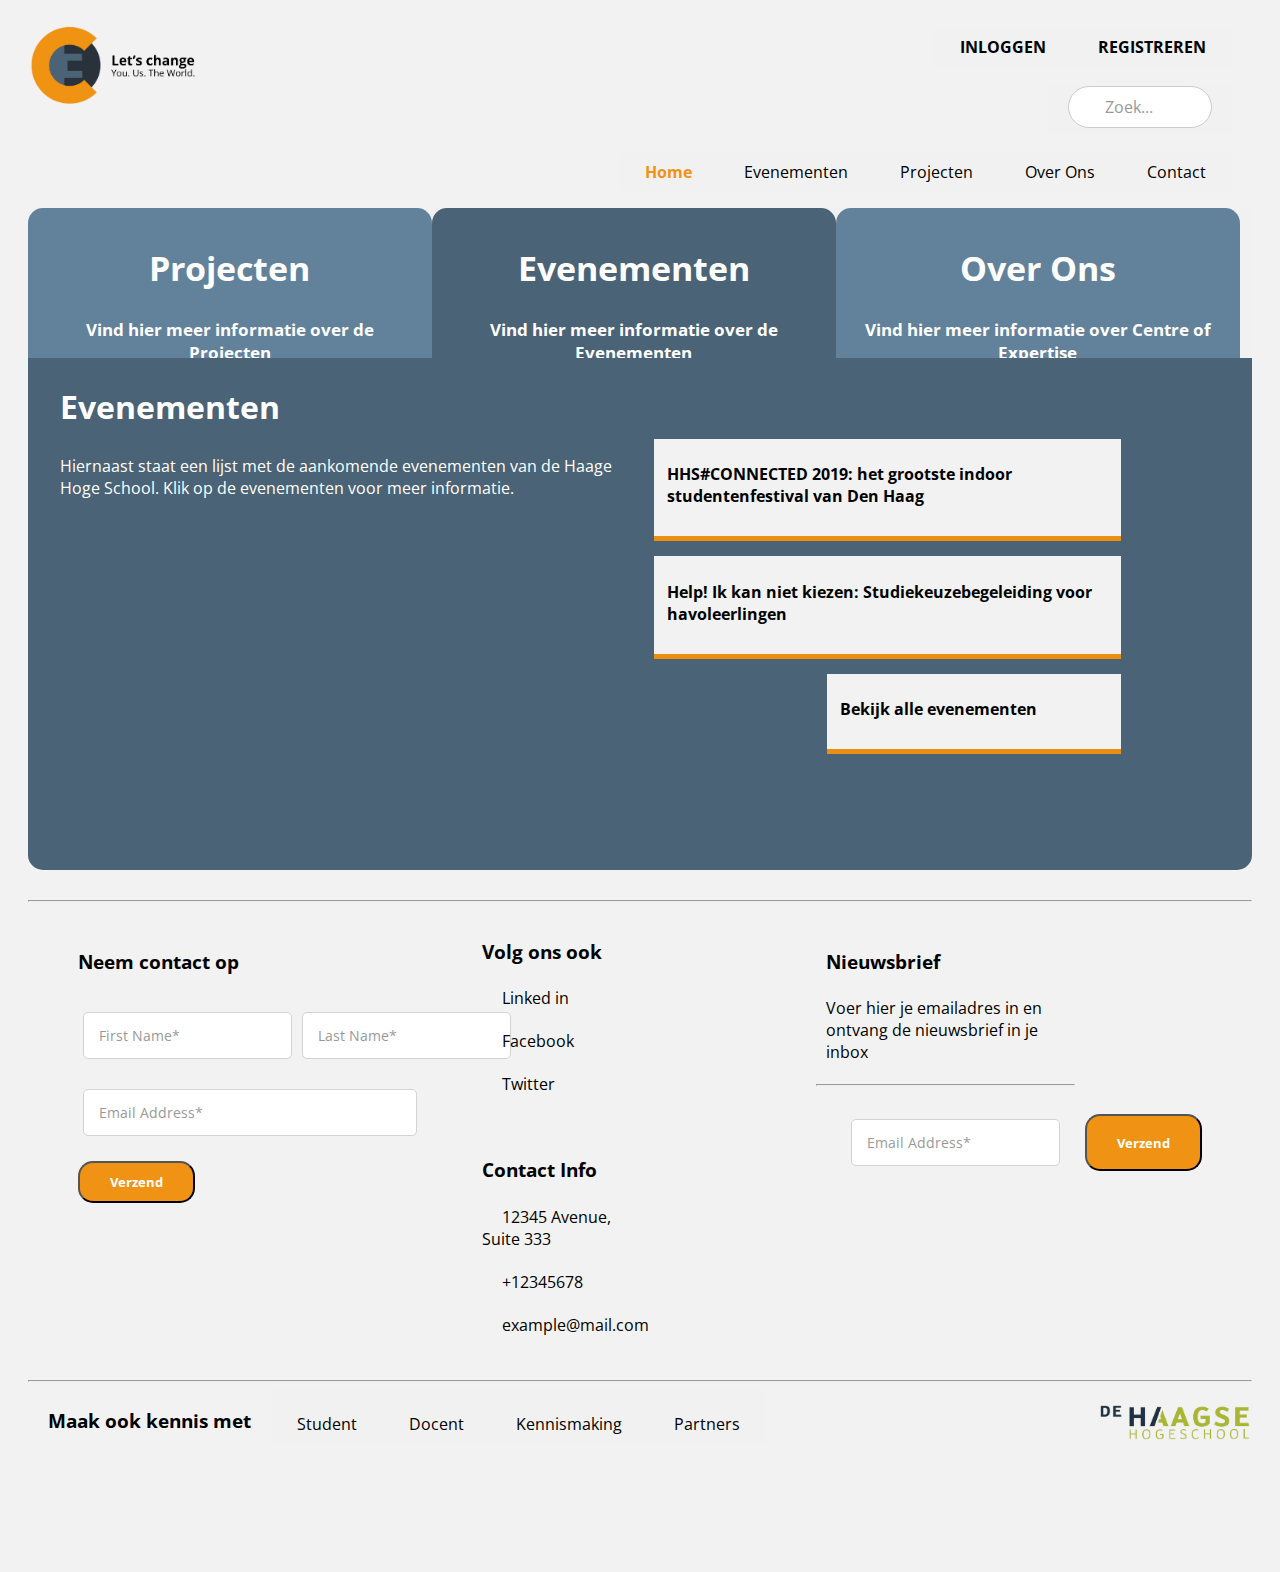
<file: projectc/index.html>
<!DOCTYPE html>
<html>

<head>
  <title>Project C Centre of Expertise</title>
  <meta charset="utf-8" />
  <link href="css/style.css" type="text/css" rel="stylesheet" />
  <link href="css/nav.css" type="text/css" rel="stylesheet" />
  <link href="https://fonts.googleapis.com/css?family=Open+Sans" rel="stylesheet">
  <link rel="stylesheet" href="https://use.fontawesome.com/releases/v5.8.1/css/all.css" integrity="sha384-50oBUHEmvpQ+1lW4y57PTFmhCaXp0ML5d60M1M7uH2+nqUivzIebhndOJK28anvf" crossorigin="anonymous">
  <script src="https://code.jquery.com/jquery-3.3.1.js" integrity="sha256-2Kok7MbOyxpgUVvAk/HJ2jigOSYS2auK4Pfzbm7uH60=" crossorigin="anonymous"></script>
</head>

<body>
  <header>
    <!-- Navigation log-in/register  -->
    <!-- Dit is de bovenste navigatie, hierin staan de 2 clickable links van inloggen en registreren -->
    <nav>
      <ul id="topnav">
        <li><a href="#">Inloggen</a></li>
        <li><a href="#">Registreren</a></li>
      </ul>
    </nav>

    <!-- Logo -->
    <!-- Dit is het logo dat in de navigatie komt te staan -->
    <a href="index.html"><img id="logo" src="img/Logo.png" alt="logo" /></a>

    <!-- Navigation Search -->
    <!-- Dit is de tweede navigatie bar in de navigatie, hier zien we de zoekbalk -->
    <nav>
      <ul id="searchnav">
        <li>
          <form>
            <!-- Hierdoor komt "Zoek..." in de zoekbalk te staan. -->
            <input type="search" placeholder=" Zoek...">
          </form>
        </li>
      </ul>
    </nav>

    <!-- Navigation General -->
    <!-- Hier zien we de algemene navigatie, hier staan alle links in -->
    <nav>
      <ul id="generalnav">
        <li><a class="active" href="index.HTML">Home</a></li>
        <!-- Hier zien we een active class, dit maakt het bold en oranje op het moment dat je op die pagina zit -->
        <li><a href="evenementen.HTML">Evenementen</a></li>
        <li><a href="projecten.HTML">Projecten</a></li>
        <li><a href="#">Over Ons</a></li>
        <li><a href="contact.HTML">Contact</a></li>
      </ul>
    </nav>
  </header>

  <!-- ______________________________________________ Collapsible tabs ______________________________________________ -->
  <!-- Dit zijn de 3 kopjes van de tabs, dit werkt samen met javascript. Als je hier op klikt dan gaat de bijbehorende tab open -->
  <div class="tab">
    <button class="tablinks" onclick="openTab(event, 'projects')">
      <h1>Projecten</h1>
      <p>
        Vind hier meer informatie over de Projecten
      </p>
    </button>

    <!-- de id eventButton laat zien dat deze standaard aangeklikt is -->
    <button id="eventButton" class="tablinks" onclick="openTab(event, 'events')">
      <h1>Evenementen</h1>
      <p>
        Vind hier meer informatie over de Evenementen
      </p>
    </button>

    <button class="tablinks" onclick="openTab(event, 'about')">
      <h1>Over Ons</h1>
      <p>
        Vind hier meer informatie over Centre of Expertise
      </p>
    </button>
  </div>
  <!-- hier staat de eerste tab, dit is projecten met content -->
  <div id="projects" class="tabcontent">
    <div class="tabcontent-1">
      <h1>Projecten</h1>
      <h4>Evaluatie Friends@PiramideCollege 2018</h4>
      <p>
        Leerlingen van het Piramide College werken samen met studenten van de Hagse Hogeschool als
        maatjes aan leerdoelen van de leerlingen. Ze doen dit in het schoolgebouw van het Piramide College
        en worden uitgedaagd door de studenten om grenzen te verleggen.<a href="#" />Lees meer...</a>
      </p>
    </div>

    <div class="tabcontent-2">
      <img style="width:60%; float:right; " src="img/projecten-img.jpg" alt="evenemnten-klein-foto" />
      <div id="evenementenklein">
        <h4>
          Bekijk alle projecten
        </h4>
        <a id="arrow-right" href="projecten.html">
          <i class="fas fa-arrow-alt-circle-right"></i>
        </a>
      </div>
    </div>
  </div>
  <!-- dit is de middelste tab, dit is evenementen met content -->
  <div id="events" class="tabcontent">
    <div class="tabcontent-1">
      <h1>Evenementen</h1>
      <p>Hiernaast staat een lijst met de aankomende evenementen van de Haage Hoge School.
        Klik op de evenementen voor meer informatie.
      </p>
    </div>

    <div class="tabcontent-2">
      <div id="evenementenklein">
        <h4>
          HHS#CONNECTED 2019: het grootste indoor studentenfestival van Den Haag
        </h4>
        <a id="arrow-right" href="evenementinfo.html">
          <i class="fas fa-arrow-alt-circle-right"></i>
        </a>
      </div>

      <div id="evenementenklein">
        <h4>
          Help! Ik kan niet kiezen: Studiekeuzebegeleiding voor havoleerlingen
        </h4>
        <a id="arrow-right" href="evenementinfo.html">
          <i class="fas fa-arrow-alt-circle-right"></i>
        </a>
      </div>

      <div id="evenementenkleiner">
        <h4>
          Bekijk alle evenementen
        </h4>
        <a id="arrow-right-small" href="evenementen.html">
          <i class="fas fa-arrow-alt-circle-right"></i>
        </a>
      </div>
      <!-- <ul>
      <li><a href="#home">Home</a></li>
    </ul>
    <ul>
      <li><a href="#home">Home</a></li>
    </ul>
    <ul>
      <li><a href="#home">Home</a></li>
    </ul> -->
    </div>
  </div>
  <!-- dit is de derde tab over ons, met content -->
  <div id="about" class="tabcontent">
    <div class="tabcontent-1">
      <h1>Over ons</h1>
      <h4>Let's change</h4>
      <p>Let’s change. You. Us. The world. Dat is de uitnodiging van De Haagse Hogeschool aan iedereen.
        We zetten onze studenten in hun kracht om de wereld, waarin zij leven, te veranderen en te verbeteren.
        Maar dat lukt alleen als we dat samen doen, zelf groeien en zo mee veranderen.
        Want wie betrokken is bij de uitdagingen in de wereld waarin we leven en daarin kritisch rondkijkt en vooruitkijkt,
        weet dat we nieuwe antwoorden nodig hebben. Die vinden we sneller als we continu elkaars inzichten,
        vaardigheden en technieken delen en leren toepassen.<a href="#" />Lees meer...</a></p>
    </div>
  </div>
  <br />
  <hr />

  <!-- ______________________________________________________ footers ___________________________________________________________________ -->
  <!-- ______________________________________________________ footer 1 ___________________________________________________________________ -->
  <footer>
    <!-- Hier laat ik 3 secties zien in div's deze hebben allemaal een column class meegekregen zodat ze naast elkaar komen te staan in de footer -->
    <!-- Dit is de eerste sectie in de bovenste footer -->
    <div class="column">
      <form>
        <div class="form-body">
          <h3>Neem contact op</h3>
          <div class="row">
            <input style="width: 250px" type="text" placeholder="First Name*" required>
            <input style="width: 250px" type="text" placeholder="Last Name*" required>
          </div>
          <div class="row">
            <input style="width: 528px;" type="email" placeholder="Email Address*" required>
          </div>
        </div>
        <button type="submit" class="contact-button">Verzend</button>
    </div>
    </form>

    <!-- dit is de tweede sectie in de bovenste footer  -->
    <div class="column">
      <h3>Volg ons ook</h3>
      <p>
        <i class="fab fa-linkedin-in"></i>Linked in
      </p>
      <p>
        <i class="fab fa-facebook-f"></i>Facebook
      </p>
      <p>
        <i class="fab fa-twitter"></i>Twitter
      </p>
      <br />
      <h3>Contact Info</h3>
      <p>
        <i class="fas fa-map-marker-alt"></i>12345 Avenue, Suite 333
      </p>
      <p>
        <i class="fas fa-phone"></i> +12345678
      </p>
      <p>
        <i class="fas fa-envelope"></i>example@mail.com
      </p>
    </div>
    </div>
    <!-- di is de derde sectie in de bovenste footer -->
    <div class="row">
      <div class="column">
        <h3>
          Nieuwsbrief
        </h3>
        <p>
          Voer hier je emailadres in en ontvang de nieuwsbrief in je inbox
        </p>
        <hr />
        <form>
          <div class="form-body">
            <div class="row">
              <input style="width: 528px;" type="email" placeholder="Email Address*" required>
              <button type="submit" class="contact-button">Verzend</button>
            </div>
          </div>
        </form>
      </div>
    </div>

    </div>

    <!-- ______________________________________________________ footer 2 ___________________________________________________________________ -->
  </footer>
  <hr />
  <footer>
    <h3>Maak ook kennis met</h3>
    <nav>
      <ul id="footer-nav">
        <li><a href="#">Student</a></li>
        <li><a href="#">Docent</a></li>
        <li><a href="#">Kennismaking</a></li>
        <li><a href="#">Partners</a></li>
        <img id="footer-img" src="img/hhs2.png" />
      </ul>
    </nav>
  </footer>

  <script src="scripts/script.js"></script>
</body>

</html>
</file>
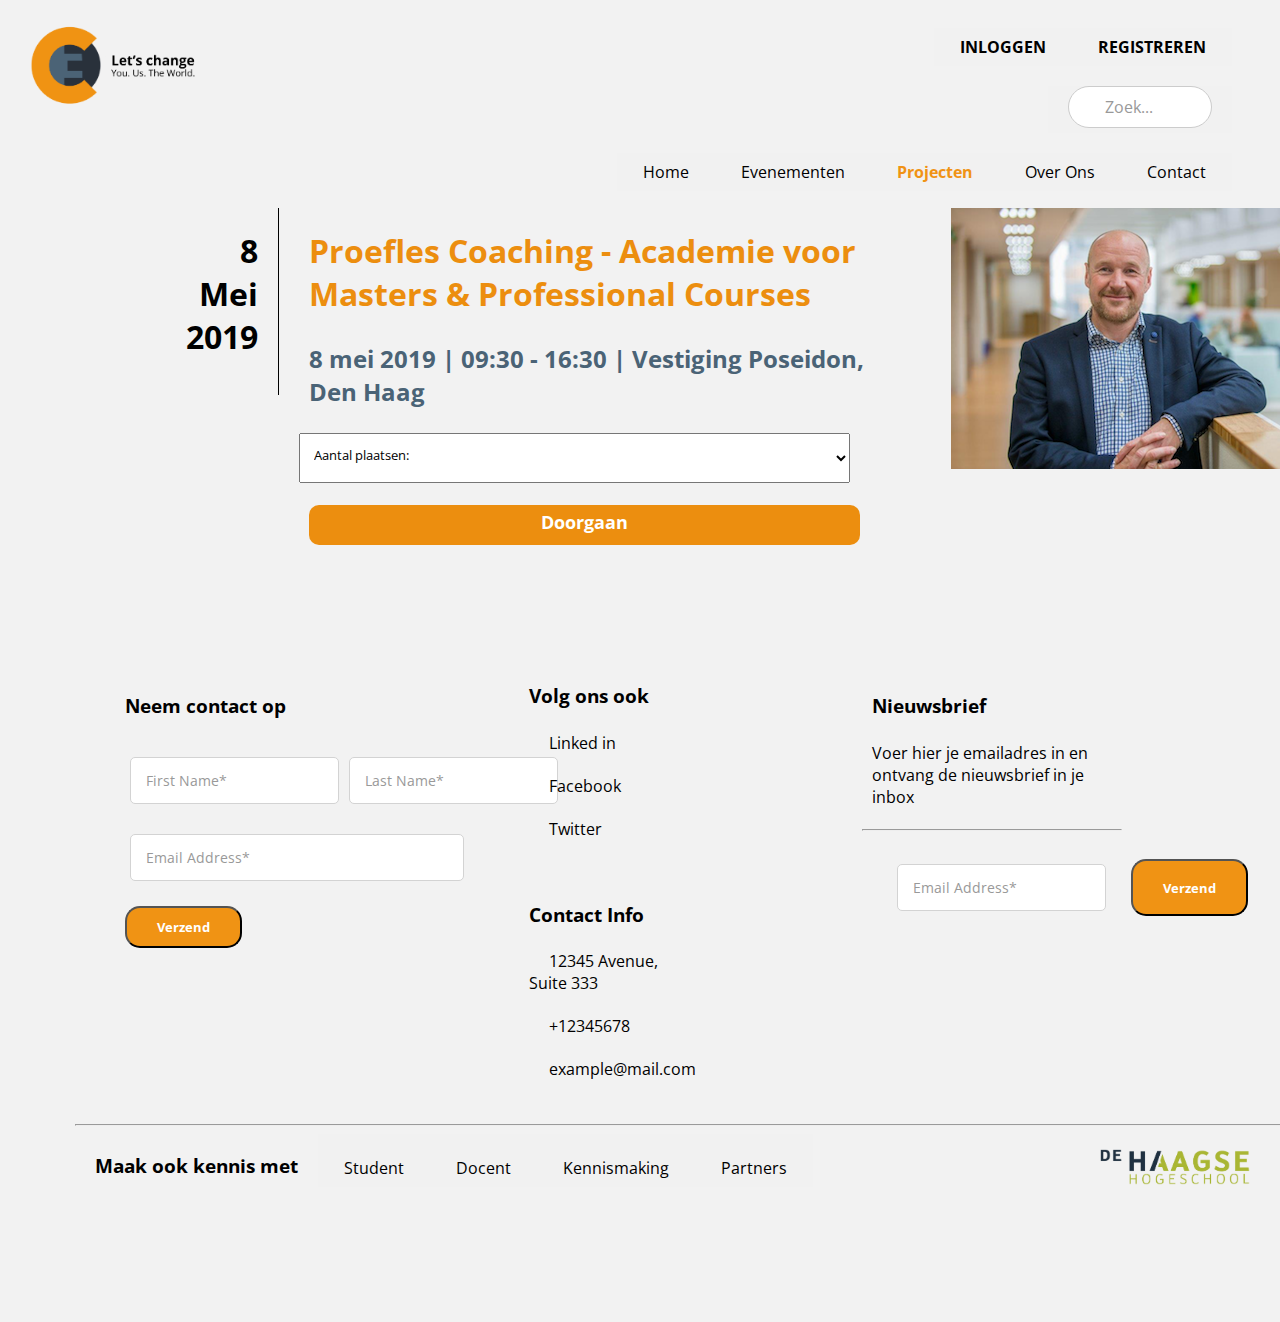
<file: projectc/aantalplaatsen.html>
<!DOCTYPE html>
<html>

<head>
  <title>Project C Centre of Expertise</title>
  <meta charset="utf-8" />
  <link href="css/style.css" type="text/css" rel="stylesheet" />
  <link href="css/nav.css" type="text/css" rel="stylesheet" />
  <link href="https://fonts.googleapis.com/css?family=Open+Sans" rel="stylesheet">
  <link rel="stylesheet" href="https://use.fontawesome.com/releases/v5.8.1/css/all.css" integrity="sha384-50oBUHEmvpQ+1lW4y57PTFmhCaXp0ML5d60M1M7uH2+nqUivzIebhndOJK28anvf" crossorigin="anonymous">
  <script src="https://code.jquery.com/jquery-3.3.1.js" integrity="sha256-2Kok7MbOyxpgUVvAk/HJ2jigOSYS2auK4Pfzbm7uH60=" crossorigin="anonymous"></script>
</head>

<body>
  <header>
    <!-- Navigation log-in/register  -->
    <!-- Dit is de bovenste navigatie, hierin staan de 2 clickable links van inloggen en registreren -->
    <nav>
      <ul id="topnav">
        <li><a href="#">Inloggen</a></li>
        <li><a href="#">Registreren</a></li>
      </ul>
    </nav>

    <!-- Logo -->
    <!-- Dit is het logo dat in de navigatie komt te staan -->
    <a href="index.html"><img id="logo" src="img/Logo.png" alt="logo" /></a>

    <!-- Navigation Search -->
    <!-- Dit is de tweede navigatie bar in de navigatie, hier zien we de zoekbalk -->
    <nav>
      <ul id="searchnav">
        <li>
          <form>
            <!-- Hierdoor komt "Zoek..." in de zoekbalk te staan. -->
            <input type="search" placeholder=" Zoek...">
          </form>
        </li>
      </ul>
    </nav>

    <!-- Navigation General -->
    <!-- Hier zien we de algemene navigatie, hier staan alle links in -->
    <nav>
      <ul id="generalnav">
        <li><a href="index.HTML">Home</a></li>
        <!-- Hier zien we een active class, dit maakt het bold en oranje op het moment dat je op die pagina zit -->
        <li><a href="evenementen.HTML">Evenementen</a></li>
        <li><a class="active" href="projecten.HTML">Projecten</a></li>
        <li><a href="#">Over Ons</a></li>
        <li><a href="contact.HTML">Contact</a></li>
      </ul>
    </nav>
  </header>

  <!-- ______________________________________________________ projecten pagina ___________________________________________________________________ -->
  <!-- ______________________________________________________ projecten left - 1 ___________________________________________________________________ -->
  <div id="evenementinfo-pagina">

    <div class="evenementinfo-left">
      <h1>8 <br />Mei<br />2019</h1>
    </div>
    <!-- ______________________________________________________ projecten center - 1 ___________________________________________________________________ -->

    <div class="evenementinfo-center">

      <h1 class="titel-oranje">Proefles Coaching - Academie voor Masters & Professional Courses</h1>
      <h2 class="titel-blauw">8 mei 2019 | 09:30 - 16:30 | Vestiging Poseidon, Den Haag</h2>
      <select id="aantalplaatsenselect">
        <option value="0" selected>Aantal plaatsen:</option>
        <option value="1">1</option>
        <option value="2">2</option>
        <option value="3">3</option>
        <option value="4">4</option>

      </select>
      <br /><br />
      <a href="gegevens.html"><button id="evenementinfo-button">Doorgaan</button></a>

    </div>
    <!-- ______________________________________________________ projecten right ___________________________________________________________________ -->

    <div class="evenementinfo-right">
      <img src="img/evenementinfo-img.png" name="evenementinfo-img" id="evenementinfo-img" />



    </div>
    </body>
    <!-- ______________________________________________________ footers ___________________________________________________________________ -->
    <!-- ______________________________________________________ footer 1 ___________________________________________________________________ -->
    <footer>
      <!-- Hier laat ik 3 secties zien in div's deze hebben allemaal een column class meegekregen zodat ze naast elkaar komen te staan in de footer -->
      <!-- Dit is de eerste sectie in de bovenste footer -->
      <div class="column">
        <form>
          <div class="form-body">
            <h3>Neem contact op</h3>
            <div class="row">
              <input style="width: 250px" type="text" placeholder="First Name*" required>
              <input style="width: 250px" type="text" placeholder="Last Name*" required>
            </div>
            <div class="row">
              <input style="width: 528px;" type="email" placeholder="Email Address*" required>
            </div>
          </div>
          <button type="submit" class="contact-button">Verzend</button>
        </div>
      </form>
      <!-- dit is de tweede sectie in de bovenste footer  -->
      <div class="column">
        <h3>Volg ons ook</h3>
        <p>
          <i class="fab fa-linkedin-in"></i>Linked in
        </p>
        <p>
          <i class="fab fa-facebook-f"></i>Facebook
        </p>
        <p>
          <i class="fab fa-twitter"></i>Twitter
        </p>
        <br />
        <h3>Contact Info</h3>
        <p>
          <i class="fas fa-map-marker-alt"></i>12345 Avenue, Suite 333
        </p>
        <p>
          <i class="fas fa-phone"></i> +12345678
        </p>
        <p>
          <i class="fas fa-envelope"></i>example@mail.com
        </p>
      </div>
      <!-- di is de derde sectie in de bovenste footer -->
      <div class="row">
        <div class="column">
          <h3>
            Nieuwsbrief
          </h3>
          <p>
            Voer hier je emailadres in en ontvang de nieuwsbrief in je inbox
          </p>
          <hr />
          <form>
            <div class="form-body">
              <div class="row">
                <input style="width: 528px;" type="email" placeholder="Email Address*" required>
                <button type="submit" class="contact-button">Verzend</button>
              </div>
            </div>
          </form>
        </div>
      </div>


      <!-- ______________________________________________________ footer 2 ___________________________________________________________________ -->
    </footer>
    <hr />
    <footer>
      <h3>Maak ook kennis met</h3>
      <nav>
        <ul id="footer-nav">
          <li><a href="#">Student</a></li>
          <li><a href="#">Docent</a></li>
          <li><a href="#">Kennismaking</a></li>
          <li><a href="#">Partners</a></li>
          <img id="footer-img" src="img/hhs2.png" />
        </ul>
      </nav>
    </footer>

    <script src="scripts/script.js"></script>

</html>
</file>
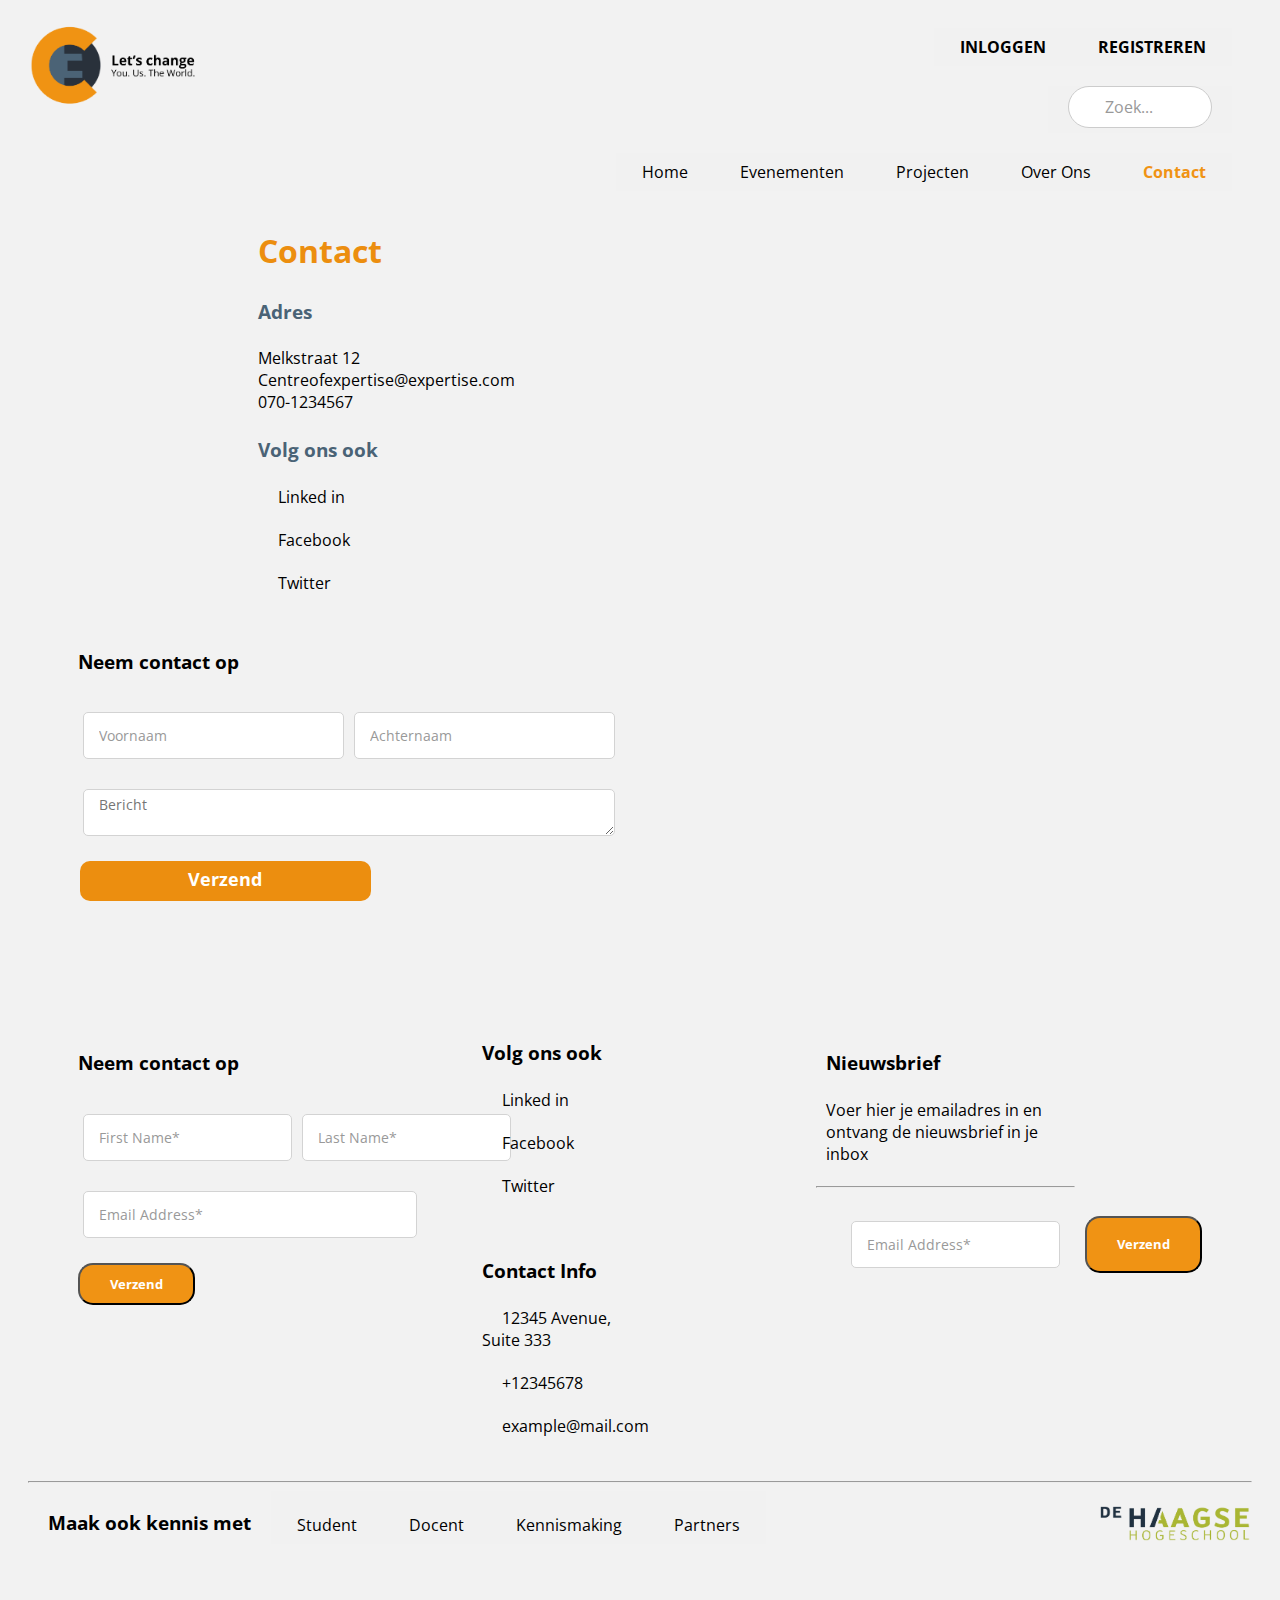
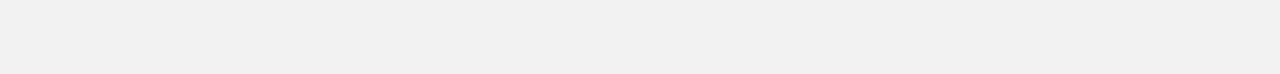
<file: projectc/contact.html>
<!DOCTYPE html>
<html>

<head>
  <title>Project C Centre of Expertise</title>
  <meta charset="utf-8" />
  <link href="css/style.css" type="text/css" rel="stylesheet" />
  <link href="css/nav.css" type="text/css" rel="stylesheet" />
  <link href="https://fonts.googleapis.com/css?family=Open+Sans" rel="stylesheet">
  <link rel="stylesheet" href="https://use.fontawesome.com/releases/v5.8.1/css/all.css" integrity="sha384-50oBUHEmvpQ+1lW4y57PTFmhCaXp0ML5d60M1M7uH2+nqUivzIebhndOJK28anvf" crossorigin="anonymous">
  <script src="https://code.jquery.com/jquery-3.3.1.js" integrity="sha256-2Kok7MbOyxpgUVvAk/HJ2jigOSYS2auK4Pfzbm7uH60=" crossorigin="anonymous"></script>
</head>

<body>
  <header>
    <!-- Navigation log-in/register  -->
    <!-- Dit is de bovenste navigatie, hierin staan de 2 clickable links van inloggen en registreren -->
    <nav>
      <ul id="topnav">
        <li><a href="#">Inloggen</a></li>
        <li><a href="#">Registreren</a></li>
      </ul>
    </nav>

    <!-- Logo -->
    <!-- Dit is het logo dat in de navigatie komt te staan -->
    <a href="index.html"><img id="logo" src="img/Logo.png" alt="logo" /></a>

    <!-- Navigation Search -->
    <!-- Dit is de tweede navigatie bar in de navigatie, hier zien we de zoekbalk -->
    <nav>
      <ul id="searchnav">
        <li>
          <form>
            <!-- Hierdoor komt "Zoek..." in de zoekbalk te staan. -->
            <input type="search" placeholder=" Zoek...">
          </form>
        </li>
      </ul>
    </nav>

    <!-- Navigation General -->
    <!-- Hier zien we de algemene navigatie, hier staan alle links in -->
    <!-- <div> -->

    <nav>
      <ul id="generalnav">
        <li><a href="index.HTML">Home</a></li>
        <!-- Hier zien we een active class, dit maakt het bold en oranje op het moment dat je op die pagina zit -->
        <li><a href="evenementen.html">Evenementen</a></li>
        <li><a href="projecten.HTML">Projecten</a></li>
        <li><a href="#">Over Ons</a></li>
        <li><a class="active" href="contact.HTML">Contact</a></li>
      </ul>
    </nav>
  </header>
  <div>

    <!-- ______________________________________________________ pagina evenementen links ___________________________________________________________________ -->
    <div id="contact-left">
      <h1 class="titel-oranje">Contact</h1>
      <h3 class="titel-blauw"> Adres</h3>
      <p>
        Melkstraat 12<br />
        Centreofexpertise@expertise.com<br />
        070-1234567<br />
      </p>

      <h3 class="titel-blauw"> Volg ons ook</h3>
      <p>
        <i class="fab fa-linkedin-in"></i>Linked in
      </p>
      <p>
        <i class="fab fa-facebook-f"></i>Facebook
      </p>
      <p>
        <i class="fab fa-twitter"></i>Twitter
      </p>
    </div>

    <!-- ______________________________________________________ pagina evenementen rechts ___________________________________________________________________ -->

    <div id="contact-right">
      <form>
        <div class="form-body">
          <h3>Neem contact op</h3>
          <div class="row">
            <input style="width: 100%;" type="text" placeholder="Voornaam" required>
            <input style="width: 100%;" type="text" placeholder="Achternaam" required>
          </div>
          <div class="row">
            <textarea style="width: 100%;" placeholder="Bericht" required></textarea>
          </div>
        </div>
        <a href="# "><button id="evenementinfo-button" type="submit" style="width: 50%; margin-left:2%;">Verzend</button></a>
    </div>
    </form>
  </div>
</body>

<!-- ______________________________________________________ footers ___________________________________________________________________ -->
<!-- ______________________________________________________ footer 1 ___________________________________________________________________ -->
<footer>
  <!-- Hier laat ik 3 secties zien in div's deze hebben allemaal een column class meegekregen zodat ze naast elkaar komen te staan in de footer -->
  <!-- Dit is de eerste sectie in de bovenste footer -->
  <div class="column">
    <form>
      <div class="form-body">
        <h3>Neem contact op</h3>
        <div class="row">
          <input style="width: 250px" type="text" placeholder="First Name*" required>
          <input style="width: 250px" type="text" placeholder="Last Name*" required>
        </div>
        <div class="row">
          <input style="width: 528px;" type="email" placeholder="Email Address*" required>
        </div>
      </div>
      <button type="submit" class="contact-button">Verzend</button>
  </div>
  </form>
  <!-- dit is de tweede sectie in de bovenste footer  -->
  <div class="column">
    <h3>Volg ons ook</h3>
    <p>
      <i class="fab fa-linkedin-in"></i>Linked in
    </p>
    <p>
      <i class="fab fa-facebook-f"></i>Facebook
    </p>
    <p>
      <i class="fab fa-twitter"></i>Twitter
    </p>
    <br />
    <h3>Contact Info</h3>
    <p>
      <i class="fas fa-map-marker-alt"></i>12345 Avenue, Suite 333
    </p>
    <p>
      <i class="fas fa-phone"></i> +12345678
    </p>
    <p>
      <i class="fas fa-envelope"></i>example@mail.com
    </p>
  </div>

  <!-- di is de derde sectie in de bovenste footer -->
  <div class="row">
    <div class="column">
      <h3>
        Nieuwsbrief
      </h3>
      <p>
        Voer hier je emailadres in en ontvang de nieuwsbrief in je inbox
      </p>
      <hr />
      <form>
        <div class="form-body">
          <div class="row">
            <input style="width: 528px;" type="email" placeholder="Email Address*" required>
            <button type="submit" class="contact-button">Verzend</button>
          </div>
        </div>
      </form>

    </div>
  </div>

  </div>

  <!-- ______________________________________________________ footer 2 ___________________________________________________________________ -->
</footer>
<hr />
<footer>
  <h3>Maak ook kennis met</h3>
  <nav>
    <ul id="footer-nav">
      <li><a href="#">Student</a></li>
      <li><a href="#">Docent</a></li>
      <li><a href="#">Kennismaking</a></li>
      <li><a href="#">Partners</a></li>
      <img id="footer-img" src="img/hhs2.png" />
    </ul>
  </nav>
</footer>

<script src="scripts/script.js"></script>

</html>
</file>
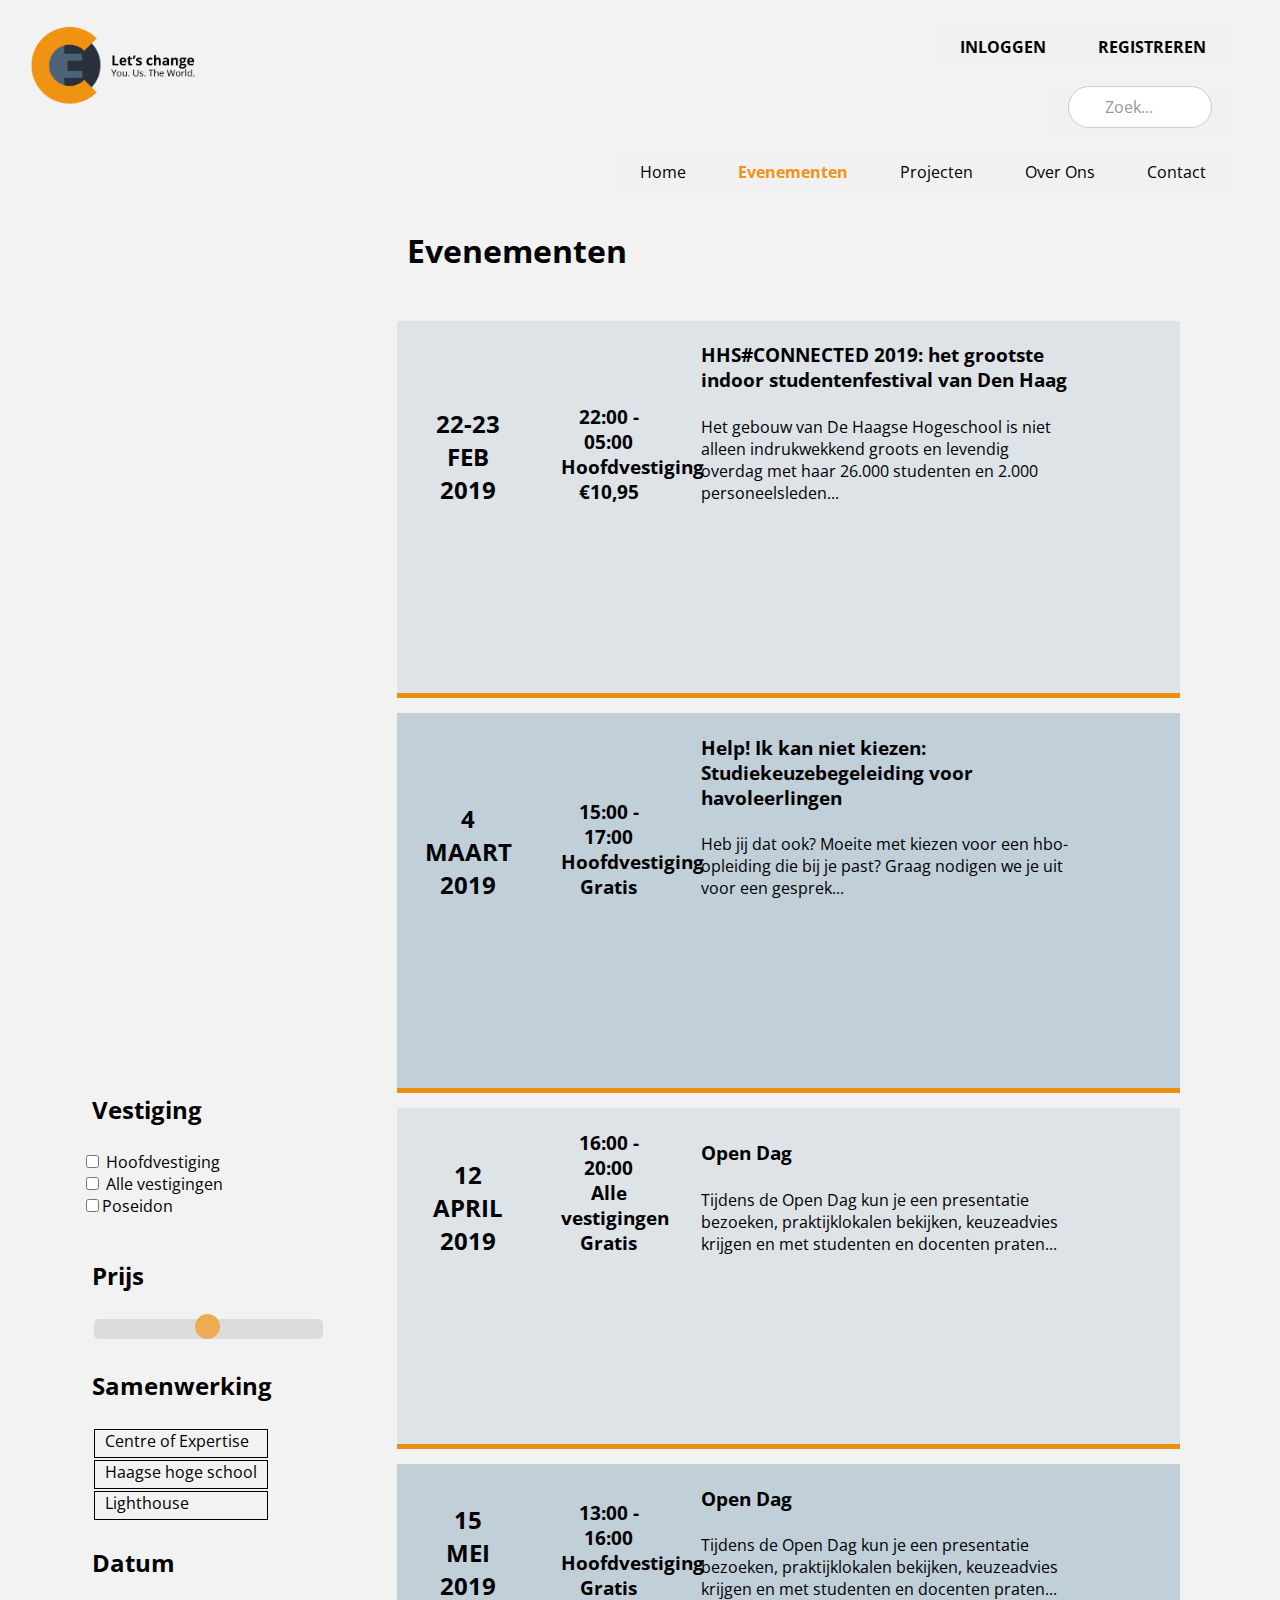
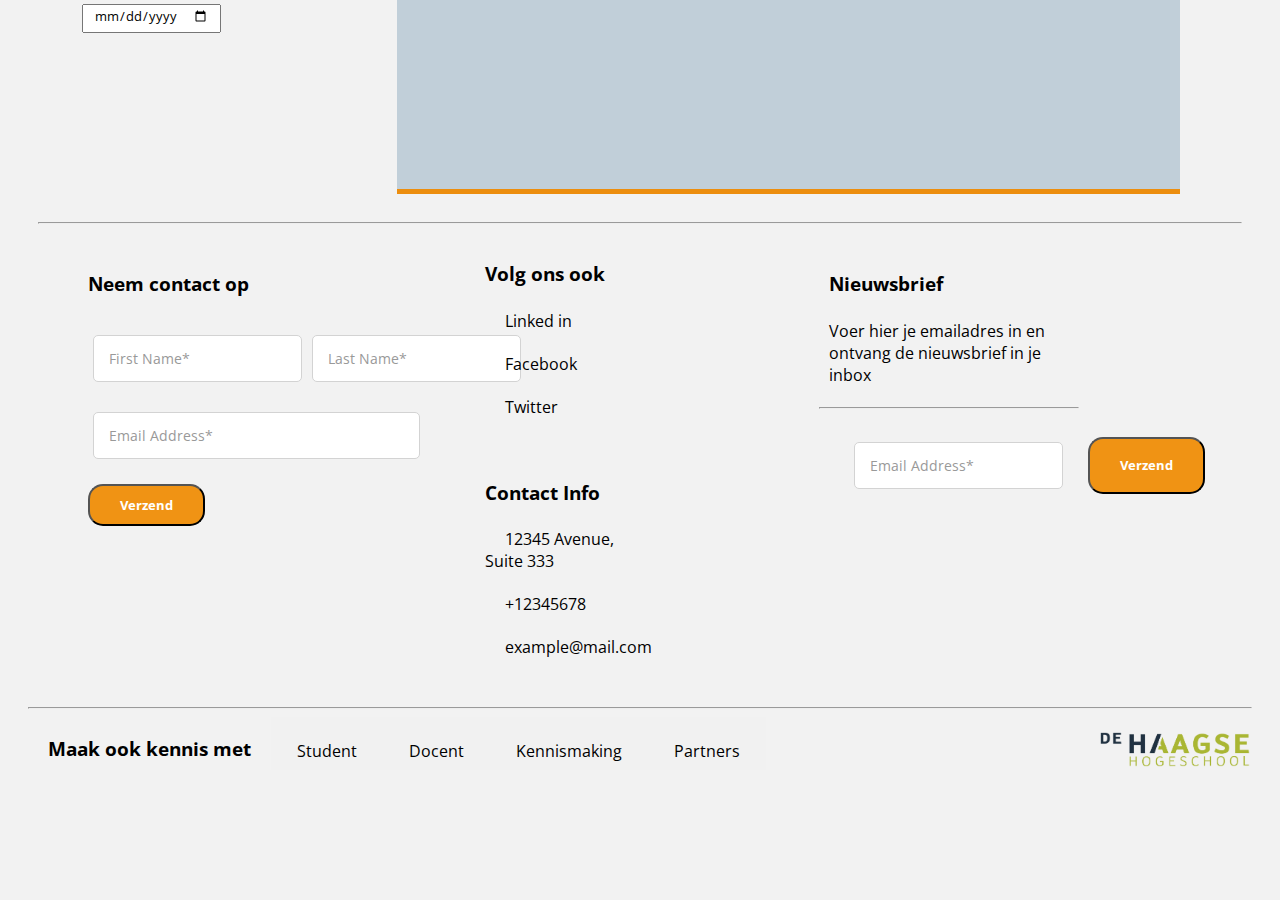
<file: projectc/evenementen.html>
<!DOCTYPE html>
<html>

<head>
  <title>Project C Centre of Expertise</title>
  <meta charset="utf-8" />
  <link href="css/style.css" type="text/css" rel="stylesheet" />
  <link href="css/nav.css" type="text/css" rel="stylesheet" />
  <link href="https://fonts.googleapis.com/css?family=Open+Sans" rel="stylesheet">
  <link rel="stylesheet" href="https://use.fontawesome.com/releases/v5.8.1/css/all.css" integrity="sha384-50oBUHEmvpQ+1lW4y57PTFmhCaXp0ML5d60M1M7uH2+nqUivzIebhndOJK28anvf" crossorigin="anonymous">
  <script src="https://code.jquery.com/jquery-3.3.1.js" integrity="sha256-2Kok7MbOyxpgUVvAk/HJ2jigOSYS2auK4Pfzbm7uH60=" crossorigin="anonymous"></script>
</head>

<body>
  <header>
    <!-- Navigation log-in/register  -->
    <!-- Dit is de bovenste navigatie, hierin staan de 2 clickable links van inloggen en registreren -->
    <nav>
      <ul id="topnav">
        <li><a href="#">Inloggen</a></li>
        <li><a href="#">Registreren</a></li>
      </ul>
    </nav>

    <!-- Logo -->
    <!-- Dit is het logo dat in de navigatie komt te staan -->
    <a href="index.html"><img id="logo" src="img/Logo.png" alt="logo" /></a>

    <!-- Navigation Search -->
    <!-- Dit is de tweede navigatie bar in de navigatie, hier zien we de zoekbalk -->
    <nav>
      <ul id="searchnav">
        <li>
          <form>
            <!-- Hierdoor komt "Zoek..." in de zoekbalk te staan. -->
            <input type="search" placeholder=" Zoek...">
          </form>
        </li>
      </ul>
    </nav>

    <!-- Navigation General -->
    <!-- Hier zien we de algemene navigatie, hier staan alle links in -->
    <!-- <div> -->

    <nav>
      <ul id="generalnav">
        <li><a href="index.HTML">Home</a></li>
        <!-- Hier zien we een active class, dit maakt het bold en oranje op het moment dat je op die pagina zit -->
        <li><a class="active" href="evenementen.HTML">Evenementen</a></li>
        <li><a href="projecten.HTML">Projecten</a></li>
        <li><a href="#">Over Ons</a></li>
        <li><a href="contact.HTML">Contact</a></li>
      </ul>
    </nav>
  </header>
  <div>
    <!-- ______________________________________________________ pagina evenementen links ___________________________________________________________________ -->
    <div id="evenementen-left">


      <form id="evenementen-filter">
        <h2>Vestiging</h2>
        <input type="checkbox" name="Hoofdvestiging" value="Hoofdvestiging"> Hoofdvestiging<br>
        <input type="checkbox" name="Allevestigingen" value="Alle vestigingen"> Alle vestigingen<br>
        <input type="checkbox" name="Poseidon" value="Poseidon">Poseidon<br><br>

        <h2>Prijs</h2>
        <div class="slidecontainer">
          <input type="range" min="1" max="100" value="50" class="slider" id="myRange">
        </div>

        <h2>Samenwerking</h2>
        <table>
          <tr>
            <td id="table-samenwerking">Centre of Expertise</td>
          </tr>
          <tr>
            <td id="table-samenwerking">Haagse hoge school</td>
          </tr>
          <tr>
            <td id="table-samenwerking">Lighthouse</td>
          </tr>
        </table>

        <h2>Datum</h2>
        <input type="date" name="date">
      </form>


    </div>

    <!-- ______________________________________________________ pagina evenementen rechts ___________________________________________________________________ -->

    <div id="evenementen-right">
      <h1>Evenementen</h1>
      </br>
      <div class="evenementen-licht">

        <!-- ______________________________________________ evenement 1 ______________________________________________ -->
        <section class="section-1-evenementen">
          <h2>
            22-23<br /> FEB<br />2019
          </h2>
        </section>
        <section class="section-2-evenementen">
          <h3>
            22:00 - 05:00<br />
            Hoofdvestiging<br />
            &euro;10,95
          </h3>
        </section>
        <section class="section-3-evenementen">
          <h3>
            HHS#CONNECTED 2019: het grootste indoor studentenfestival van Den Haag
          </h3>
          <p>
            Het gebouw van De Haagse Hogeschool is niet alleen indrukwekkend groots
            en levendig overdag met haar 26.000 studenten en 2.000 personeelsleden...
          </p>
        </section>
        <section class="section-4-evenementen">
          <a class="arrow-right-evenementen" href="evenementinfo.html">
            <i class="fas fa-arrow-alt-circle-right"></i>
          </a>
        </section>
      </div>
      <!-- ______________________________________________ evenement 2 ______________________________________________ -->
      <div class="evenementen-donker">
        <section class="section-1-evenementen">
          <h2>
            4<br /> MAART<br />2019
          </h2>
        </section>
        <section class="section-2-evenementen">
          <h3>
            15:00 - 17:00<br />
            Hoofdvestiging<br />
            Gratis
          </h3>
        </section>
        <section class="section-3-evenementen">
          <h3>
            Help! Ik kan niet kiezen: Studiekeuzebegeleiding voor havoleerlingen
          </h3>
          <p>
            Heb jij dat ook? Moeite met kiezen voor een hbo-opleiding die bij je past?
            Graag nodigen we je uit voor een gesprek...
          </p>
        </section>
        <section class="section-4-evenementen">
          <a class="arrow-right-evenementen" href="evenementinfo.html">
            <i class="fas fa-arrow-alt-circle-right"></i>
          </a>
        </section>
      </div>

      <!-- ______________________________________________ evenement 3 ______________________________________________ -->

      <div class="evenementen-licht">
        <section class="section-1-evenementen">
          <h2>
            12<br /> APRIL<br />2019
          </h2>
        </section>
        <section class="section-2-evenementen">
          <h3>
            16:00 - 20:00<br />
            Alle vestigingen<br />
            Gratis
          </h3>
        </section>
        <section class="section-3-evenementen">
          <h3>
            Open Dag
          </h3>
          <p>
            Tijdens de Open Dag kun je een presentatie bezoeken, praktijklokalen
            bekijken, keuzeadvies krijgen en met studenten en docenten praten...
          </p>
        </section>
        <section class="section-4-evenementen">
          <a class="arrow-right-evenementen" href="evenementinfo.html">
            <i class="fas fa-arrow-alt-circle-right"></i>
          </a>
        </section>
      </div>
      <!-- ______________________________________________ evenement 4 ______________________________________________ -->


      <div class="evenementen-donker">
        <section class="section-1-evenementen">
          <h2>
            15<br /> MEI<br />2019
          </h2>
        </section>
        <section class="section-2-evenementen">
          <h3>
            13:00 - 16:00<br />
            Hoofdvestiging<br />
            Gratis
          </h3>
        </section>
        <section class="section-3-evenementen">
          <h3>
            Open Dag
          </h3>
          <p>
            Tijdens de Open Dag kun je een presentatie bezoeken, praktijklokalen
            bekijken, keuzeadvies krijgen en met studenten en docenten praten...
          </p>
        </section>
        <section class="section-4-evenementen">
          <a class="arrow-right-evenementen" href="evenementinfo.html">
            <i class="fas fa-arrow-alt-circle-right"></i>
          </a>
        </section>
      </div>
    </div>

</body>
<hr>
<!-- ______________________________________________________ footers ___________________________________________________________________ -->
<!-- ______________________________________________________ footer 1 ___________________________________________________________________ -->
<footer>
  <!-- Hier laat ik 3 secties zien in div's deze hebben allemaal een column class meegekregen zodat ze naast elkaar komen te staan in de footer -->
  <!-- Dit is de eerste sectie in de bovenste footer -->
  <div class="column">
    <form>
      <div class="form-body">
        <h3>Neem contact op</h3>
        <div class="row">
          <input style="width: 250px" type="text" placeholder="First Name*" required>
          <input style="width: 250px" type="text" placeholder="Last Name*" required>
        </div>
        <div class="row">
          <input style="width: 528px;" type="email" placeholder="Email Address*" required>
        </div>
      </div>
      <button type="submit" class="contact-button">Verzend</button>
  </div>
  </form>

  <!-- dit is de tweede sectie in de bovenste footer  -->
  <div class="column">
    <h3>Volg ons ook</h3>
    <p>
      <i class="fab fa-linkedin-in"></i>Linked in
    </p>
    <p>
      <i class="fab fa-facebook-f"></i>Facebook
    </p>
    <p>
      <i class="fab fa-twitter"></i>Twitter
    </p>
    <br />
    <h3>Contact Info</h3>
    <p>
      <i class="fas fa-map-marker-alt"></i>12345 Avenue, Suite 333
    </p>
    <p>
      <i class="fas fa-phone"></i> +12345678
    </p>
    <p>
      <i class="fas fa-envelope"></i>example@mail.com
    </p>
  </div>

  <!-- di is de derde sectie in de bovenste footer -->
  <div class="row">
    <div class="column">
      <h3>
        Nieuwsbrief
      </h3>
      <p>
        Voer hier je emailadres in en ontvang de nieuwsbrief in je inbox
      </p>
      <hr />
      <form>
        <div class="form-body">
          <div class="row">
            <input style="width: 528px;" type="email" placeholder="Email Address*" required>
            <button type="submit" class="contact-button">Verzend</button>
          </div>
        </div>
      </form>
    </div>
  </div>

  </div>

  <!-- ______________________________________________________ footer 2 ___________________________________________________________________ -->
</footer>
<hr />
<footer>
  <h3>Maak ook kennis met</h3>
  <nav>
    <ul id="footer-nav">
      <li><a href="#">Student</a></li>
      <li><a href="#">Docent</a></li>
      <li><a href="#">Kennismaking</a></li>
      <li><a href="#">Partners</a></li>
      <img id="footer-img" src="img/hhs2.png" />
    </ul>
  </nav>
</footer>

<script src="scripts/script.js"></script>

</html>
</file>
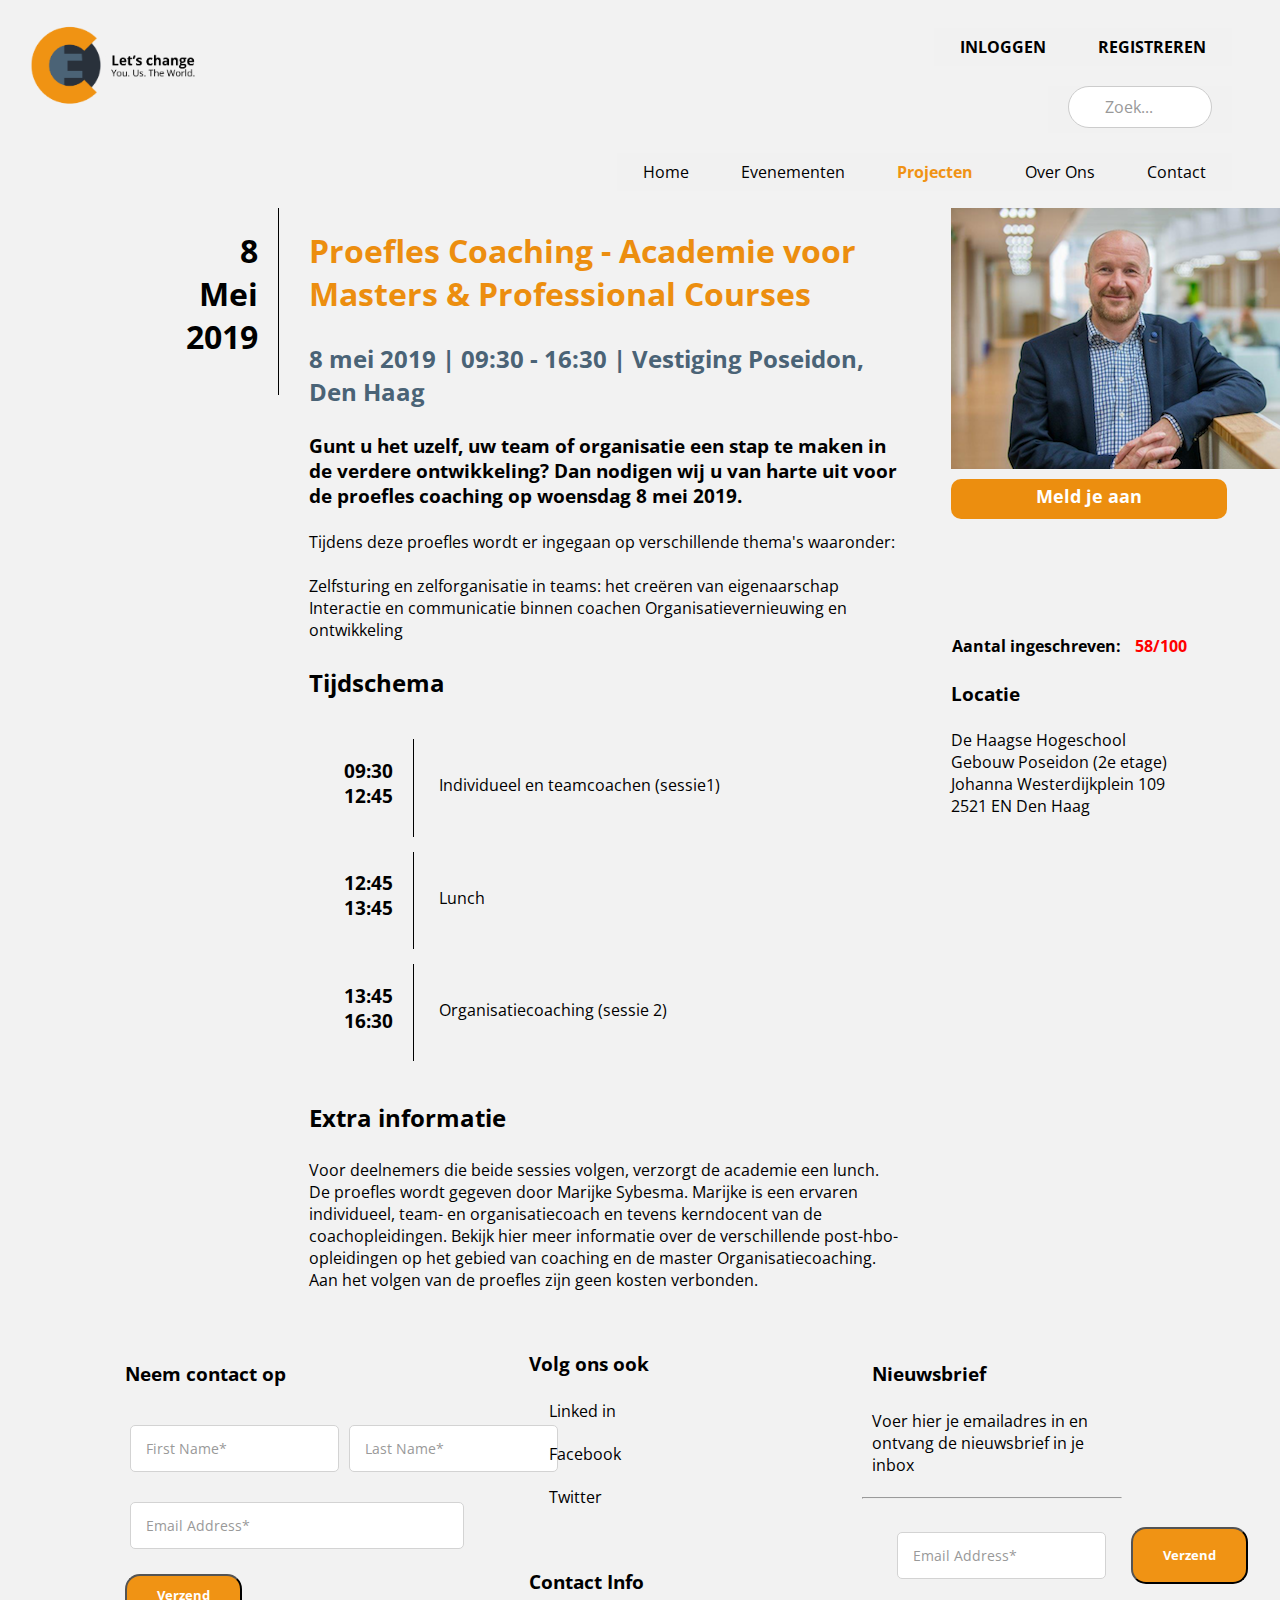
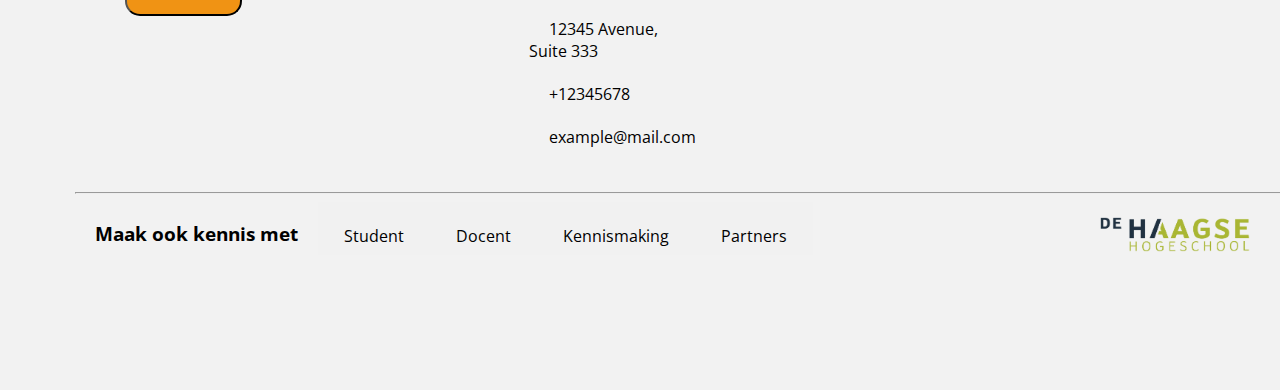
<file: projectc/evenementinfo.html>
<!DOCTYPE html>
<html>

<head>
  <title>Project C Centre of Expertise</title>
  <meta charset="utf-8" />
  <link href="css/style.css" type="text/css" rel="stylesheet" />
  <link href="css/nav.css" type="text/css" rel="stylesheet" />
  <link href="https://fonts.googleapis.com/css?family=Open+Sans" rel="stylesheet">
  <link rel="stylesheet" href="https://use.fontawesome.com/releases/v5.8.1/css/all.css" integrity="sha384-50oBUHEmvpQ+1lW4y57PTFmhCaXp0ML5d60M1M7uH2+nqUivzIebhndOJK28anvf" crossorigin="anonymous">
  <script src="https://code.jquery.com/jquery-3.3.1.js" integrity="sha256-2Kok7MbOyxpgUVvAk/HJ2jigOSYS2auK4Pfzbm7uH60=" crossorigin="anonymous"></script>
</head>

<body>
  <header>
    <!-- Navigation log-in/register  -->
    <!-- Dit is de bovenste navigatie, hierin staan de 2 clickable links van inloggen en registreren -->
    <nav>
      <ul id="topnav">
        <li><a href="#">Inloggen</a></li>
        <li><a href="#">Registreren</a></li>
      </ul>
    </nav>

    <!-- Logo -->
    <!-- Dit is het logo dat in de navigatie komt te staan -->
    <a href="index.html"><img id="logo" src="img/Logo.png" alt="logo" /></a>

    <!-- Navigation Search -->
    <!-- Dit is de tweede navigatie bar in de navigatie, hier zien we de zoekbalk -->
    <nav>
      <ul id="searchnav">
        <li>
          <form>
            <!-- Hierdoor komt "Zoek..." in de zoekbalk te staan. -->
            <input type="search" placeholder=" Zoek...">
          </form>
        </li>
      </ul>
    </nav>

    <!-- Navigation General -->
    <!-- Hier zien we de algemene navigatie, hier staan alle links in -->
    <nav>
      <ul id="generalnav">
        <li><a href="index.HTML">Home</a></li>
        <!-- Hier zien we een active class, dit maakt het bold en oranje op het moment dat je op die pagina zit -->
        <li><a href="evenementen.HTML">Evenementen</a></li>
        <li><a class="active" href="projecten.HTML">Projecten</a></li>
        <li><a href="#">Over Ons</a></li>
        <li><a href="contact.HTML">Contact</a></li>
      </ul>
    </nav>
  </header>

  <!-- ______________________________________________________ projecten pagina ___________________________________________________________________ -->
  <!-- ______________________________________________________ projecten left - 1 ___________________________________________________________________ -->
  <div id="evenementinfo-pagina">

    <div class="evenementinfo-left">
      <h1>8 <br />Mei<br />2019</h1>
    </div>
    <!-- ______________________________________________________ projecten center - 1 ___________________________________________________________________ -->

    <div class="evenementinfo-center">

      <h1 class="titel-oranje">Proefles Coaching - Academie voor Masters & Professional Courses</h1>
      <h2 class="titel-blauw">8 mei 2019 | 09:30 - 16:30 | Vestiging Poseidon, Den Haag</h2>
      <h3>Gunt u het uzelf, uw team of organisatie een stap te maken in de verdere ontwikkeling?
        Dan nodigen wij u van harte uit voor de proefles coaching op woensdag 8 mei 2019.</h3>
      <p>
        Tijdens deze proefles wordt er ingegaan op verschillende thema's waaronder:<br /><br />

        Zelfsturing en zelforganisatie in teams: het creëren van eigenaarschap
        Interactie en communicatie binnen coachen
        Organisatievernieuwing en ontwikkeling
      </p>

      <h2>Tijdschema </h2>
      <table id="evenementinfo-table">
        <tr>
          <td class="streepje">
            <h3>
              09:30<br />12:45
            </h3>
          </td>
          <td>
            Individueel en teamcoachen (sessie1)
          </td>
        </tr>

        <tr>
          <td class="streepje">
            <h3>
              12:45<br />13:45
            </h3>
          </td>
          <td>
            Lunch
          </td>
        </tr>
        <tr>
          <td class="streepje">
            <h3>
              13:45<br />16:30
            </h3>
          </td>
          <td>
            Organisatiecoaching (sessie 2)
          </td>
        </tr>
      </table>

      <h2>Extra informatie</h2>
      <p>
        Voor deelnemers die beide sessies volgen, verzorgt de academie een lunch.
        De proefles wordt gegeven door Marijke Sybesma. Marijke is een ervaren individueel, team- en organisatiecoach en tevens kerndocent van de coachopleidingen.
        Bekijk hier meer informatie over de verschillende post-hbo-opleidingen op het gebied van coaching en de master Organisatiecoaching.
        Aan het volgen van de proefles zijn geen kosten verbonden.
      </p>
    </div>
    <!-- ______________________________________________________ projecten right ___________________________________________________________________ -->

    <div class="evenementinfo-right">
      <img src="img/evenementinfo-img.png" name="evenementinfo-img" id="evenementinfo-img" />
      <a href="aantalplaatsen.html"><button id="evenementinfo-button">Meld je aan</button></a>
      <p id="ingeschreven">
        Aantal ingeschreven: <span id="red">58/100</span>
      </p>

      <h3>Locatie</h3>
      <p>
        De Haagse Hogeschool<br />
        Gebouw Poseidon (2e etage)<br />
        Johanna Westerdijkplein 109<br />
        2521 EN Den Haag<br />
      </p>

    </div>
</body>
<!-- ______________________________________________________ footers ___________________________________________________________________ -->
<!-- ______________________________________________________ footer 1 ___________________________________________________________________ -->
<footer>
  <!-- Hier laat ik 3 secties zien in div's deze hebben allemaal een column class meegekregen zodat ze naast elkaar komen te staan in de footer -->
  <!-- Dit is de eerste sectie in de bovenste footer -->
  <div class="column">
    <form>
      <div class="form-body">
        <h3>Neem contact op</h3>
        <div class="row">
          <input style="width: 250px" type="text" placeholder="First Name*" required>
          <input style="width: 250px" type="text" placeholder="Last Name*" required>
        </div>
        <div class="row">
          <input style="width: 528px;" type="email" placeholder="Email Address*" required>
        </div>
      </div>
      <button type="submit" class="contact-button">Verzend</button>
  </div>
  </form>

  <!-- dit is de tweede sectie in de bovenste footer  -->
  <div class="column">
    <h3>Volg ons ook</h3>
    <p>
      <i class="fab fa-linkedin-in"></i>Linked in
    </p>
    <p>
      <i class="fab fa-facebook-f"></i>Facebook
    </p>
    <p>
      <i class="fab fa-twitter"></i>Twitter
    </p>
    <br />
    <h3>Contact Info</h3>
    <p>
      <i class="fas fa-map-marker-alt"></i>12345 Avenue, Suite 333
    </p>
    <p>
      <i class="fas fa-phone"></i> +12345678
    </p>
    <p>
      <i class="fas fa-envelope"></i>example@mail.com
    </p>
  </div>
  <!-- di is de derde sectie in de bovenste footer -->
  <div class="row">
    <div class="column">
      <h3>
        Nieuwsbrief
      </h3>
      <p>
        Voer hier je emailadres in en ontvang de nieuwsbrief in je inbox
      </p>
      <hr />
      <form>
        <div class="form-body">
          <div class="row">
            <input style="width: 528px;" type="email" placeholder="Email Address*" required>
            <button type="submit" class="contact-button">Verzend</button>
          </div>
        </div>
      </form>

    </div>
  </div>


  <!-- ______________________________________________________ footer 2 ___________________________________________________________________ -->
</footer>
<hr />
<footer>
  <h3>Maak ook kennis met</h3>
  <nav>
    <ul id="footer-nav">
      <li><a href="#">Student</a></li>
      <li><a href="#">Docent</a></li>
      <li><a href="#">Kennismaking</a></li>
      <li><a href="#">Partners</a></li>
      <img id="footer-img" src="img/hhs2.png" />
    </ul>
  </nav>
</footer>

<script src="scripts/script.js"></script>

</html>
</file>
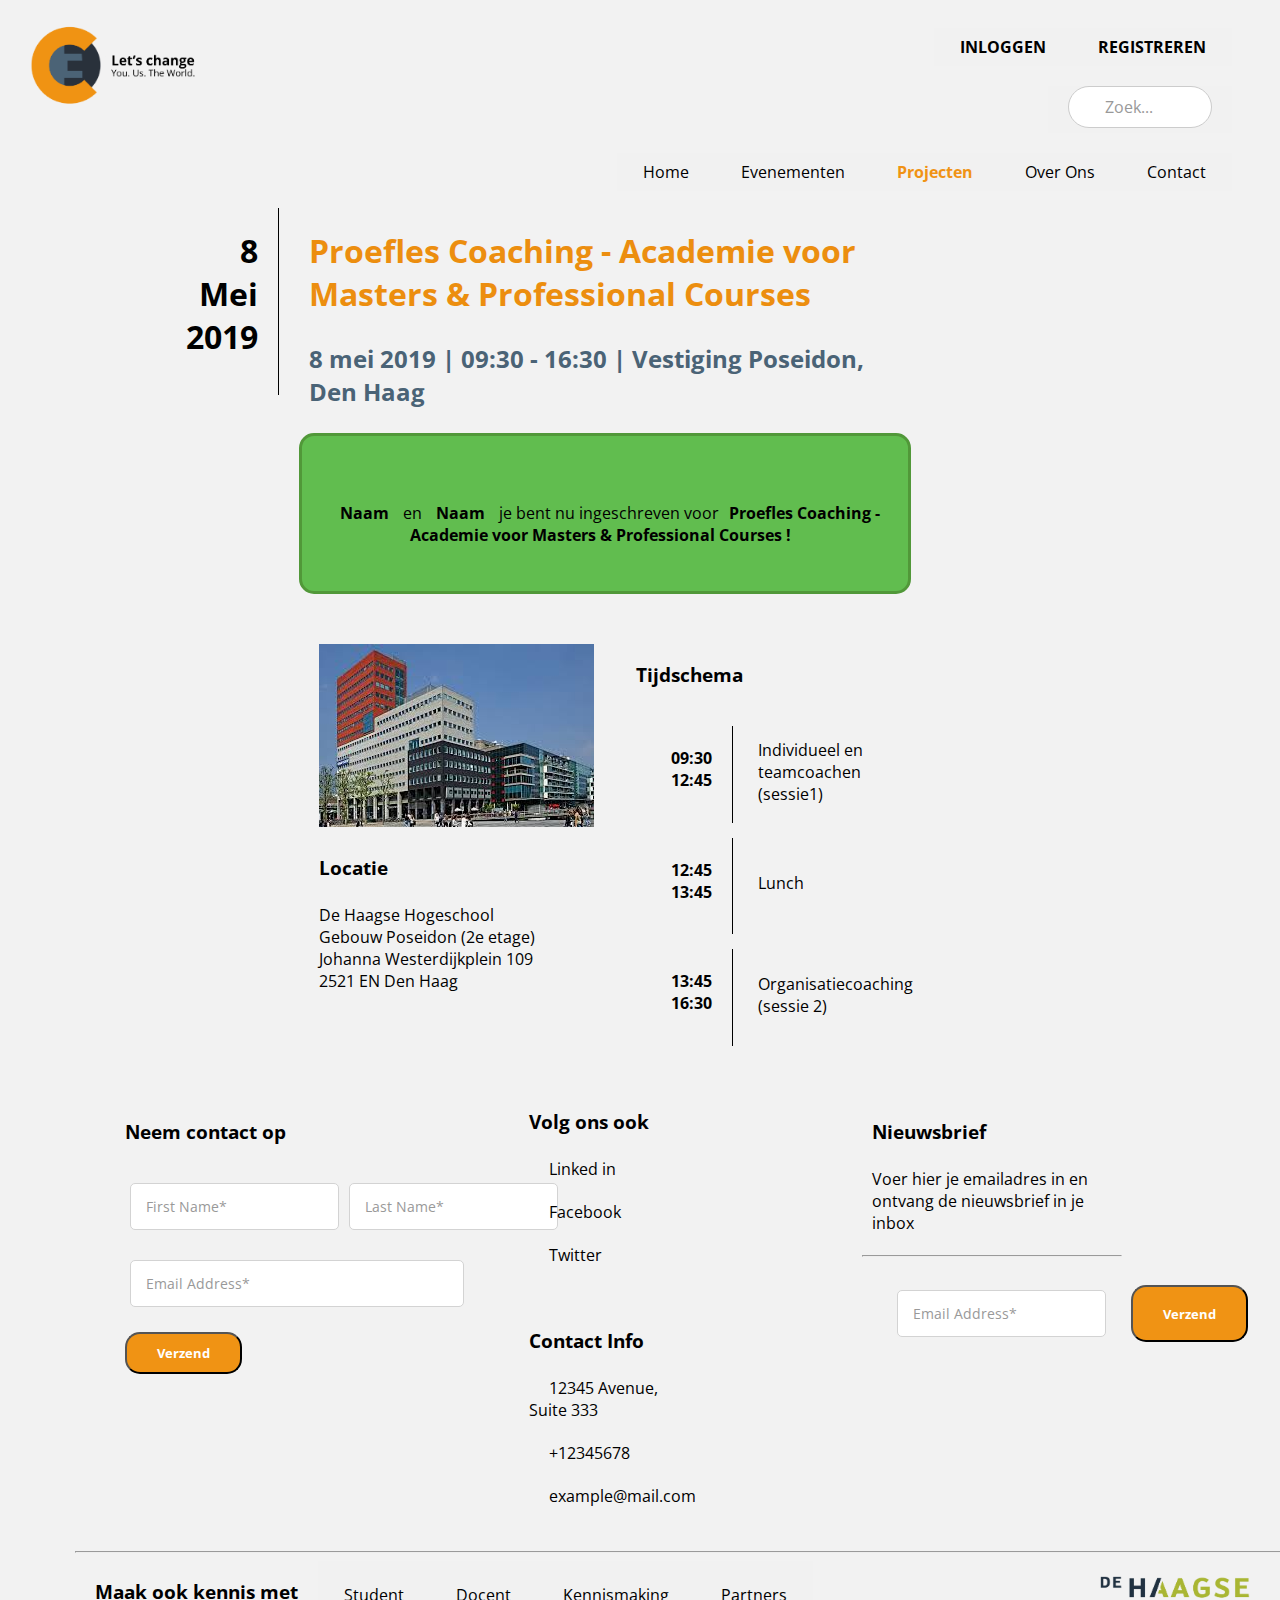
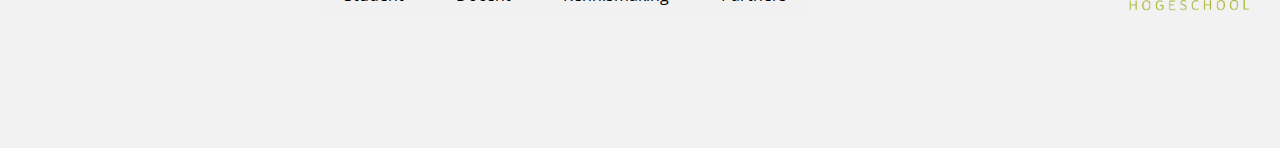
<file: projectc/evenementinfoklaar.html>
<!DOCTYPE html>
<html>

<head>
  <title>Project C Centre of Expertise</title>
  <meta charset="utf-8" />
  <link href="css/style.css" type="text/css" rel="stylesheet" />
  <link href="css/nav.css" type="text/css" rel="stylesheet" />
  <link href="https://fonts.googleapis.com/css?family=Open+Sans" rel="stylesheet">
  <link rel="stylesheet" href="https://use.fontawesome.com/releases/v5.8.1/css/all.css" integrity="sha384-50oBUHEmvpQ+1lW4y57PTFmhCaXp0ML5d60M1M7uH2+nqUivzIebhndOJK28anvf" crossorigin="anonymous">
  <script src="https://code.jquery.com/jquery-3.3.1.js" integrity="sha256-2Kok7MbOyxpgUVvAk/HJ2jigOSYS2auK4Pfzbm7uH60=" crossorigin="anonymous"></script>
</head>

<body>
  <header>
    <!-- Navigation log-in/register  -->
    <!-- Dit is de bovenste navigatie, hierin staan de 2 clickable links van inloggen en registreren -->
    <nav>
      <ul id="topnav">
        <li><a href="#">Inloggen</a></li>
        <li><a href="#">Registreren</a></li>
      </ul>
    </nav>

    <!-- Logo -->
    <!-- Dit is het logo dat in de navigatie komt te staan -->
    <a href="index.html"><img id="logo" src="img/Logo.png" alt="logo" /></a>

    <!-- Navigation Search -->
    <!-- Dit is de tweede navigatie bar in de navigatie, hier zien we de zoekbalk -->
    <nav>
      <ul id="searchnav">
        <li>
          <form>
            <!-- Hierdoor komt "Zoek..." in de zoekbalk te staan. -->
            <input type="search" placeholder=" Zoek...">
          </form>
        </li>
      </ul>
    </nav>

    <!-- Navigation General -->
    <!-- Hier zien we de algemene navigatie, hier staan alle links in -->
    <nav>
      <ul id="generalnav">
        <li><a href="index.HTML">Home</a></li>
        <!-- Hier zien we een active class, dit maakt het bold en oranje op het moment dat je op die pagina zit -->
        <li><a href="evenementen.HTML">Evenementen</a></li>
        <li><a class="active" href="projecten.HTML">Projecten</a></li>
        <li><a href="#">Over Ons</a></li>
        <li><a href="contact.HTML">Contact</a></li>
      </ul>
    </nav>
  </header>

  <!-- ______________________________________________________ projecten pagina ___________________________________________________________________ -->
  <!-- ______________________________________________________ projecten left - 1 ___________________________________________________________________ -->
  <div id="evenementinfo-pagina">

    <div class="evenementinfo-left">
      <h1>8 <br />Mei<br />2019</h1>
    </div>
    <!-- ______________________________________________________ projecten center - 1 ___________________________________________________________________ -->

    <div class="evenementinfo-center">

      <h1 class="titel-oranje">Proefles Coaching - Academie voor Masters & Professional Courses</h1>
      <h2 class="titel-blauw">8 mei 2019 | 09:30 - 16:30 | Vestiging Poseidon, Den Haag</h2>
      <div id="melding">
        <p>
          <span class="dik">Naam</span> en <span class="dik">Naam</span> je bent nu ingeschreven voor<span class="dik">Proefles Coaching - Academie voor Masters & Professional Courses !</span>
        </p>
      </div>
      <div id="linksklein">
        <img src="img/poseidon.jpg" />
        <h3>Locatie</h3>
        <p>
          De Haagse Hogeschool<br />
          Gebouw Poseidon (2e etage)<br />
          Johanna Westerdijkplein 109<br />
          2521 EN Den Haag<br />
        </p>
      </div>

      <div id="rechtsklein">
        <h3>Tijdschema </h3>
        <table id="evenementinfo-table">
          <tr>
            <td class="streepje">
              <h4>
                09:30<br />12:45
              </h4>
            </td>
            <td>
              Individueel en teamcoachen (sessie1)
            </td>
          </tr>

          <tr>
            <td class="streepje">
              <h4>
                12:45<br />13:45
              </h4>
            </td>
            <td>
              Lunch
            </td>
          </tr>
          <tr>
            <td class="streepje">
              <h4>
                13:45<br />16:30
              </h4>
            </td>
            <td>
              Organisatiecoaching (sessie 2)
            </td>
          </tr>
        </table>
      </div>
    </div>
    <!-- ______________________________________________________ projecten right ___________________________________________________________________ -->


</body>
<!-- ______________________________________________________ footers ___________________________________________________________________ -->
<!-- ______________________________________________________ footer 1 ___________________________________________________________________ -->
<footer>
  <!-- Hier laat ik 3 secties zien in div's deze hebben allemaal een column class meegekregen zodat ze naast elkaar komen te staan in de footer -->
  <!-- Dit is de eerste sectie in de bovenste footer -->
  <div class="column">
    <form>
      <div class="form-body">
        <h3>Neem contact op</h3>
        <div class="row">
          <input style="width: 250px" type="text" placeholder="First Name*" required>
          <input style="width: 250px" type="text" placeholder="Last Name*" required>
        </div>
        <div class="row">
          <input style="width: 528px;" type="email" placeholder="Email Address*" required>
        </div>
      </div>
      <button type="submit" class="contact-button">Verzend</button>
  </div>
  </form>

  <!-- dit is de tweede sectie in de bovenste footer  -->
  <div class="column">
    <h3>Volg ons ook</h3>
    <p>
      <i class="fab fa-linkedin-in"></i>Linked in
    </p>
    <p>
      <i class="fab fa-facebook-f"></i>Facebook
    </p>
    <p>
      <i class="fab fa-twitter"></i>Twitter
    </p>
    <br />
    <h3>Contact Info</h3>
    <p>
      <i class="fas fa-map-marker-alt"></i>12345 Avenue, Suite 333
    </p>
    <p>
      <i class="fas fa-phone"></i> +12345678
    </p>
    <p>
      <i class="fas fa-envelope"></i>example@mail.com
    </p>
  </div>
  <!-- di is de derde sectie in de bovenste footer -->
  <div class="row">
    <div class="column">
      <h3>
        Nieuwsbrief
      </h3>
      <p>
        Voer hier je emailadres in en ontvang de nieuwsbrief in je inbox
      </p>
      <hr />
      <form>
        <div class="form-body">
          <div class="row">
            <input style="width: 528px;" type="email" placeholder="Email Address*" required>
            <button type="submit" class="contact-button">Verzend</button>
          </div>
        </div>
      </form>

    </div>
  </div>


  <!-- ______________________________________________________ footer 2 ___________________________________________________________________ -->
</footer>
<hr />
<footer>
  <h3>Maak ook kennis met</h3>
  <nav>
    <ul id="footer-nav">
      <li><a href="#">Student</a></li>
      <li><a href="#">Docent</a></li>
      <li><a href="#">Kennismaking</a></li>
      <li><a href="#">Partners</a></li>
      <img id="footer-img" src="img/hhs2.png" />
    </ul>
  </nav>
</footer>

<script src="scripts/script.js"></script>

</html>
</file>
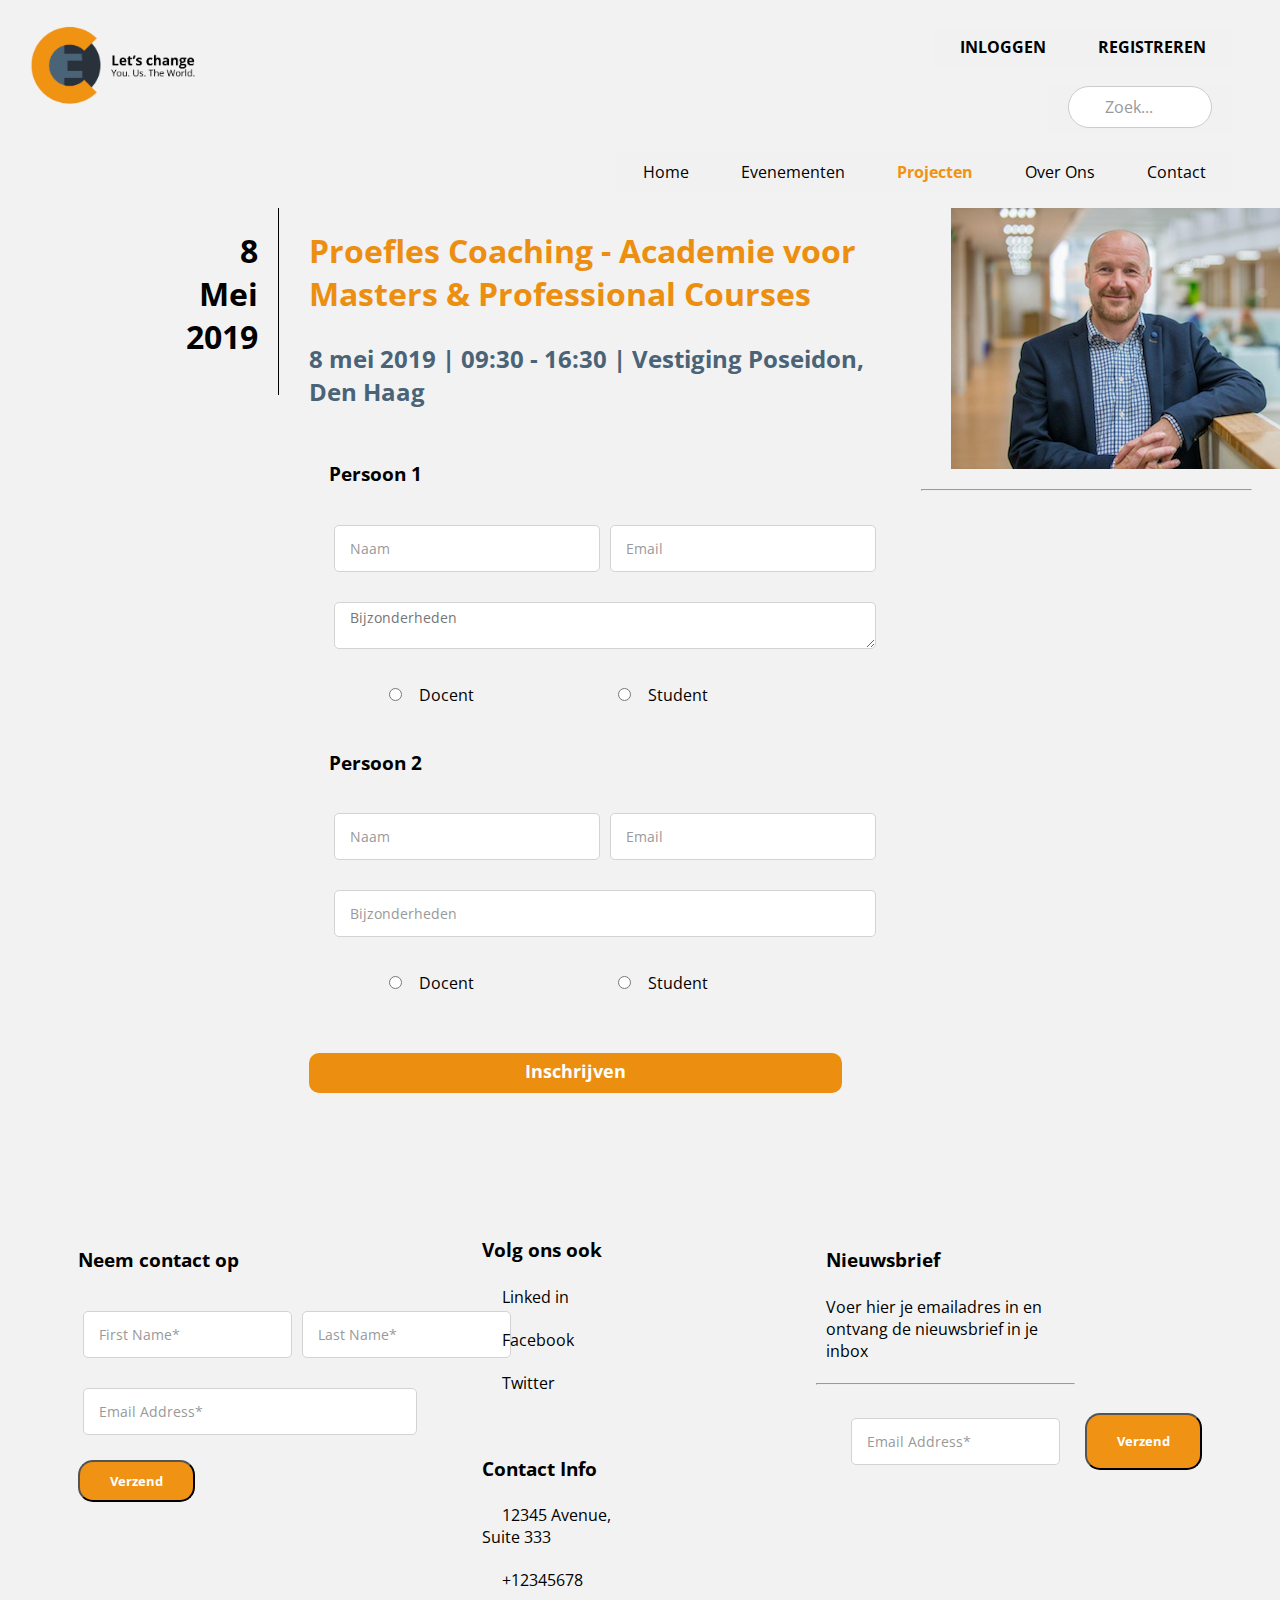
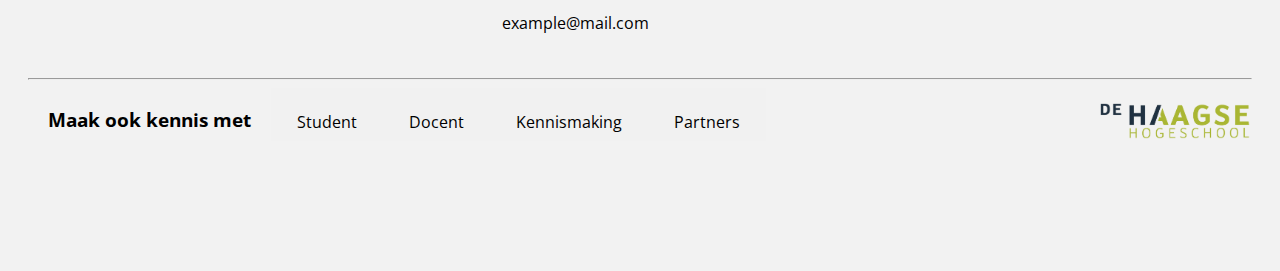
<file: projectc/gegevens.html>
<!DOCTYPE html>
<html>

<head>
  <title>Project C Centre of Expertise</title>
  <meta charset="utf-8" />
  <link href="css/style.css" type="text/css" rel="stylesheet" />
  <link href="css/nav.css" type="text/css" rel="stylesheet" />
  <link href="https://fonts.googleapis.com/css?family=Open+Sans" rel="stylesheet">
  <link rel="stylesheet" href="https://use.fontawesome.com/releases/v5.8.1/css/all.css" integrity="sha384-50oBUHEmvpQ+1lW4y57PTFmhCaXp0ML5d60M1M7uH2+nqUivzIebhndOJK28anvf" crossorigin="anonymous">
  <script src="https://code.jquery.com/jquery-3.3.1.js" integrity="sha256-2Kok7MbOyxpgUVvAk/HJ2jigOSYS2auK4Pfzbm7uH60=" crossorigin="anonymous"></script>
</head>

<body>
  <header>
    <!-- Navigation log-in/register  -->
    <!-- Dit is de bovenste navigatie, hierin staan de 2 clickable links van inloggen en registreren -->
    <nav>
      <ul id="topnav">
        <li><a href="#">Inloggen</a></li>
        <li><a href="#">Registreren</a></li>
      </ul>
    </nav>

    <!-- Logo -->
    <!-- Dit is het logo dat in de navigatie komt te staan -->
    <a href="index.html"><img id="logo" src="img/Logo.png" alt="logo" /></a>

    <!-- Navigation Search -->
    <!-- Dit is de tweede navigatie bar in de navigatie, hier zien we de zoekbalk -->
    <nav>
      <ul id="searchnav">
        <li>
          <form>
            <!-- Hierdoor komt "Zoek..." in de zoekbalk te staan. -->
            <input type="search" placeholder=" Zoek...">
          </form>
        </li>
      </ul>
    </nav>

    <!-- Navigation General -->
    <!-- Hier zien we de algemene navigatie, hier staan alle links in -->
    <nav>
      <ul id="generalnav">
        <li><a href="index.HTML">Home</a></li>
        <!-- Hier zien we een active class, dit maakt het bold en oranje op het moment dat je op die pagina zit -->
        <li><a href="evenementen.HTML">Evenementen</a></li>
        <li><a class="active" href="projecten.HTML">Projecten</a></li>
        <li><a href="#">Over Ons</a></li>
        <li><a href="contact.HTML">Contact</a></li>
      </ul>
    </nav>
  </header>

  <!-- ______________________________________________________ projecten pagina ___________________________________________________________________ -->
  <!-- ______________________________________________________ projecten left - 1 ___________________________________________________________________ -->
  <div id="evenementinfo-pagina">

    <div class="evenementinfo-left">
      <h1>8 <br />Mei<br />2019</h1>
    </div>
    <!-- ______________________________________________________ projecten center - 1 ___________________________________________________________________ -->


    <div class="evenementinfo-center">

      <h1 class="titel-oranje">Proefles Coaching - Academie voor Masters & Professional Courses</h1>
      <h2 class="titel-blauw">8 mei 2019 | 09:30 - 16:30 | Vestiging Poseidon, Den Haag</h2>
      <form action="evenementinfoklaar.html">
        <div class="form-body">
          <h3>Persoon 1</h3>
          <div class="row">
            <input style="width: 50%;" type="text" placeholder="Naam" required>
            <input style="width: 50%;" type="email" placeholder="Email" required>
          </div>
          <div class="row">
            <!-- <input style="width: 100% ;" type="textarea"  required> -->
            <textarea placeholder="Bijzonderheden" rows="8" cols="80"></textarea>

          </div>
        </div>
        <div class="row">
          <div>
            <input type="radio" id="docent" name="radio" value="docent" required>
            <label for="docent">Docent</label>
          </div>
          <div>
            <input type="radio" id="student" name="radio" value="student" required>
            <label for="student">Student</label>
          </div>
        </div>

        <div class="form-body">
          <h3>Persoon 2</h3>
          <div class="row">
            <input style="width: 50%;" type="text" placeholder="Naam" required>
            <input style="width: 50%;" type="email" placeholder="Email" required>
          </div>
          <div class="row">
            <input style="width: 100% ;" type="text" placeholder="Bijzonderheden">
          </div>
        </div>
        <div class="row">
          <div>
            <input type="radio" id="docent" name="radio2" value="docent" required>
            <label for="docent">Docent</label>
          </div>
          <div>
            <input type="radio" id="student" name="radio2" value="student" required>
            <label for="student">Student</label>
          </div>
        </div>

        <br /><br />
        <button type="submit" id="evenementinfo-button">Inschrijven</button>
        <br />
      </form>


    </div>

    <!-- ______________________________________________________ projecten right ___________________________________________________________________ -->

    <div class="evenementinfo-right">
      <img src="img/evenementinfo-img.png" name="evenementinfo-img" id="evenementinfo-img" />
    </div>
  </div>
  <hr />
</body>
<!-- ______________________________________________________ footers ___________________________________________________________________ -->
<!-- ______________________________________________________ footer 1 ___________________________________________________________________ -->


<footer>

  <!-- Hier laat ik 3 secties zien in div's deze hebben allemaal een column class meegekregen zodat ze naast elkaar komen te staan in de footer -->
  <!-- Dit is de eerste sectie in de bovenste footer -->
  <div class="column">
    <form>
      <div class="form-body">
        <h3>Neem contact op</h3>
        <div class="row">
          <input style="width: 250px" type="text" placeholder="First Name*" required>
          <input style="width: 250px" type="text" placeholder="Last Name*" required>
        </div>
        <div class="row">
          <input style="width: 528px;" type="email" placeholder="Email Address*" required>
        </div>
      </div>
      <button type="submit" class="contact-button">Verzend</button>
  </div>
  </form>

  <!-- dit is de tweede sectie in de bovenste footer  -->
  <div class="column">
    <h3>Volg ons ook</h3>
    <p>
      <i class="fab fa-linkedin-in"></i>Linked in
    </p>
    <p>
      <i class="fab fa-facebook-f"></i>Facebook
    </p>
    <p>
      <i class="fab fa-twitter"></i>Twitter
    </p>
    <br />
    <h3>Contact Info</h3>
    <p>
      <i class="fas fa-map-marker-alt"></i>12345 Avenue, Suite 333
    </p>
    <p>
      <i class="fas fa-phone"></i> +12345678
    </p>
    <p>
      <i class="fas fa-envelope"></i>example@mail.com
    </p>
  </div>
  <!-- di is de derde sectie in de bovenste footer -->
  <div class="row">
    <div class="column">
      <h3>
        Nieuwsbrief
      </h3>
      <p>
        Voer hier je emailadres in en ontvang de nieuwsbrief in je inbox
      </p>
      <hr />
      <form>
        <div class="form-body">
          <div class="row">
            <input style="width: 528px;" type="email" placeholder="Email Address*" required>
            <button type="submit" class="contact-button">Verzend</button>
          </div>
        </div>
      </form>

    </div>
  </div>


  <!-- ______________________________________________________ footer 2 ___________________________________________________________________ -->
</footer>
<hr />
<footer>
  <h3>Maak ook kennis met</h3>
  <nav>
    <ul id="footer-nav">
      <li><a href="#">Student</a></li>
      <li><a href="#">Docent</a></li>
      <li><a href="#">Kennismaking</a></li>
      <li><a href="#">Partners</a></li>
      <img id="footer-img" src="img/hhs2.png" />
    </ul>
  </nav>
</footer>

<script src="scripts/script.js"></script>


</html>
</file>
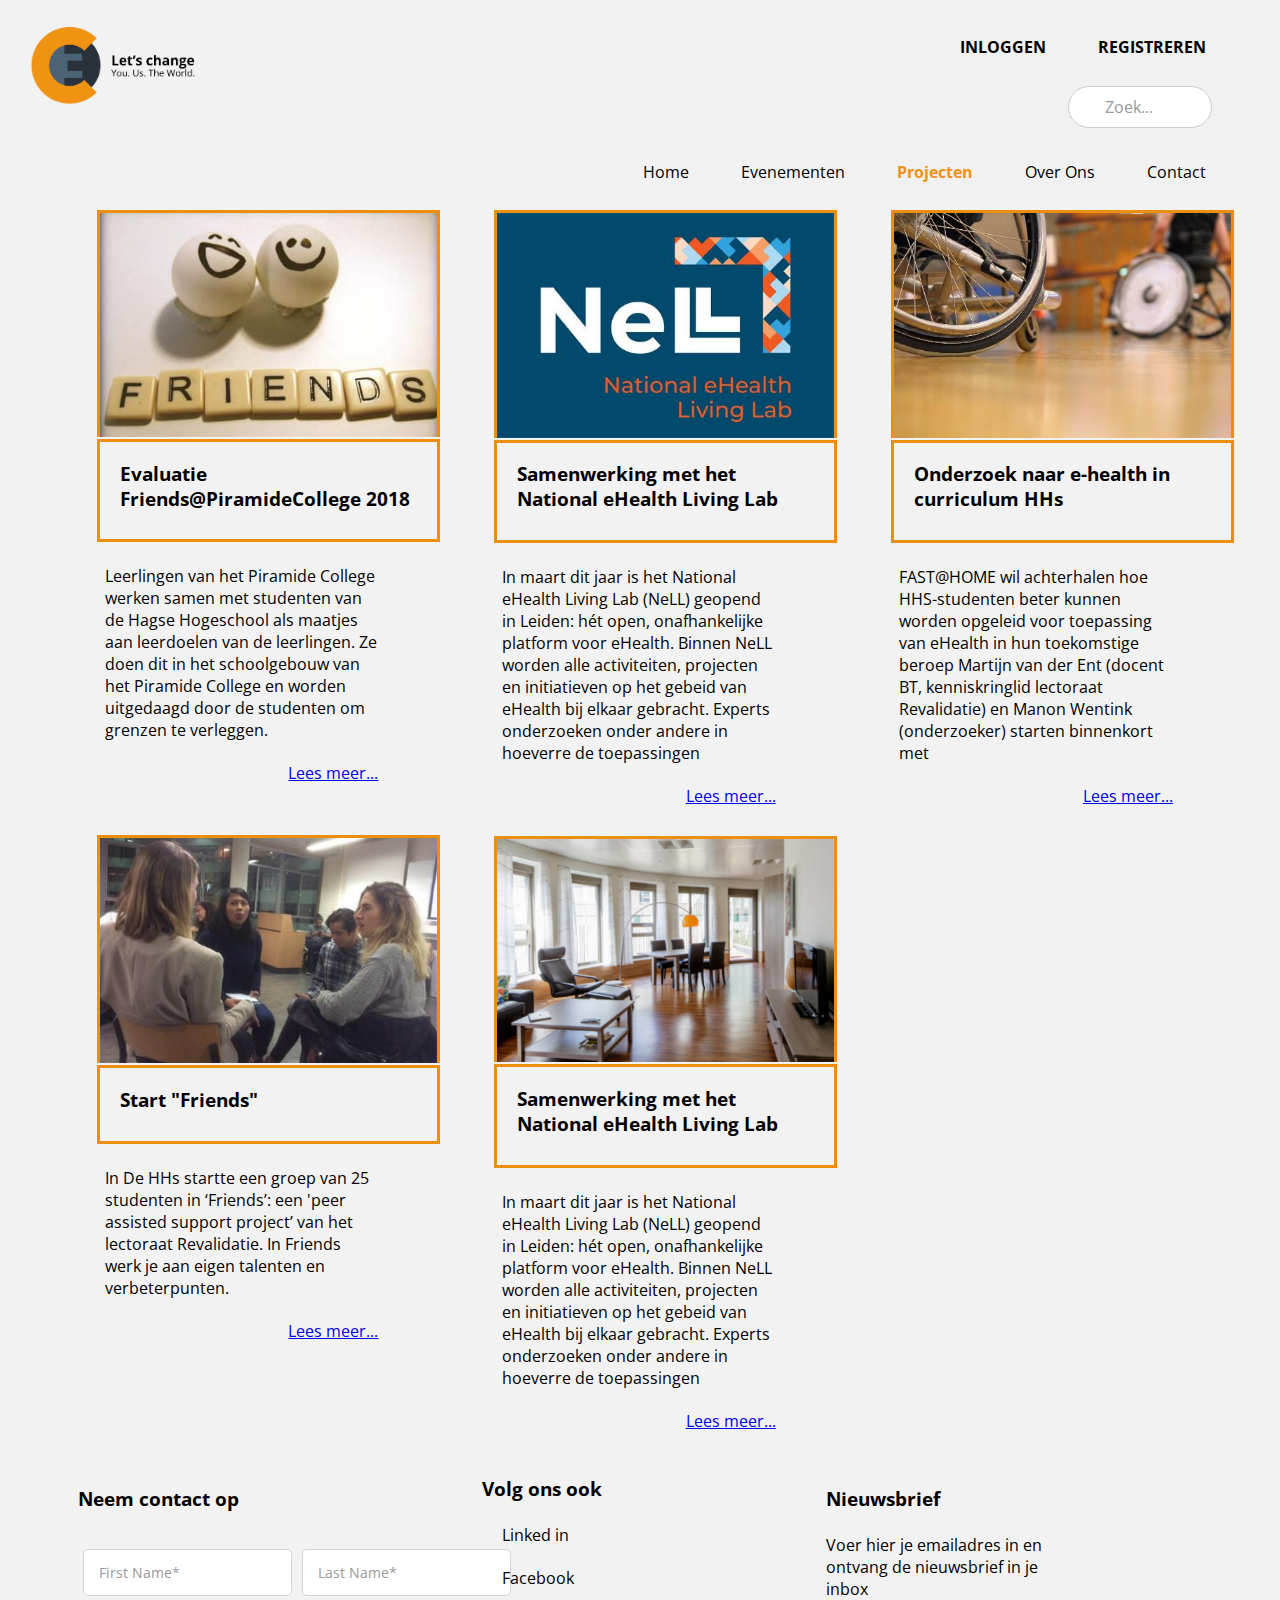
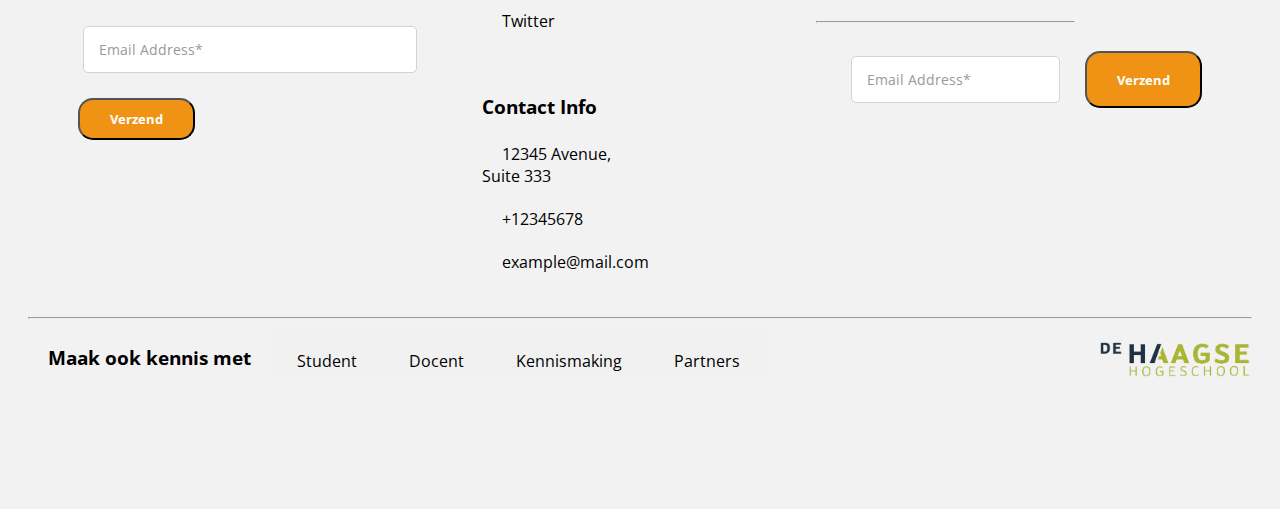
<file: projectc/projecten.html>
<!DOCTYPE html>
<html>

<head>
  <title>Project C Centre of Expertise</title>
  <meta charset="utf-8" />
  <link href="css/style.css" type="text/css" rel="stylesheet" />
  <link href="css/nav.css" type="text/css" rel="stylesheet" />
  <link href="https://fonts.googleapis.com/css?family=Open+Sans" rel="stylesheet">
  <link rel="stylesheet" href="https://use.fontawesome.com/releases/v5.8.1/css/all.css" integrity="sha384-50oBUHEmvpQ+1lW4y57PTFmhCaXp0ML5d60M1M7uH2+nqUivzIebhndOJK28anvf" crossorigin="anonymous">
  <script src="https://code.jquery.com/jquery-3.3.1.js" integrity="sha256-2Kok7MbOyxpgUVvAk/HJ2jigOSYS2auK4Pfzbm7uH60=" crossorigin="anonymous"></script>
</head>

<body>
  <header>
    <!-- Navigation log-in/register  -->
    <!-- Dit is de bovenste navigatie, hierin staan de 2 clickable links van inloggen en registreren -->
    <nav>
      <ul id="topnav">
        <li><a href="#">Inloggen</a></li>
        <li><a href="#">Registreren</a></li>
      </ul>
    </nav>

    <!-- Logo -->
    <!-- Dit is het logo dat in de navigatie komt te staan -->
    <a href="index.html"><img id="logo" src="img/Logo.png" alt="logo" /></a>

    <!-- Navigation Search -->
    <!-- Dit is de tweede navigatie bar in de navigatie, hier zien we de zoekbalk -->
    <nav>
      <ul id="searchnav">
        <li>
          <form>
            <!-- Hierdoor komt "Zoek..." in de zoekbalk te staan. -->
            <input type="search" placeholder=" Zoek...">
          </form>
        </li>
      </ul>
    </nav>

    <!-- Navigation General -->
    <!-- Hier zien we de algemene navigatie, hier staan alle links in -->
    <nav>
      <ul id="generalnav">
        <li><a href="index.HTML">Home</a></li>
        <!-- Hier zien we een active class, dit maakt het bold en oranje op het moment dat je op die pagina zit -->
        <li><a href="evenementen.HTML">Evenementen</a></li>
        <li><a class="active" href="projecten.HTML">Projecten</a></li>
        <li><a href="#">Over Ons</a></li>
        <li><a href="contact.HTML">Contact</a></li>
      </ul>
    </nav>
  </header>

  <!-- ______________________________________________________ projecten pagina ___________________________________________________________________ -->
  <!-- ______________________________________________________ projecten left - 1 ___________________________________________________________________ -->
  <div id="projecten-pagina">

    <div class="projectleft">
      <table id="table-width">
        <tr>
          <td class="table-image">
            <img src="img/projecten-img.jpg" style="width: 100%; padding: 0;" name="project-img" />
          </td>
        </tr>
        <tr>
          <td class="table-border">
            <h3>
              Evaluatie Friends@PiramideCollege 2018
            </h3>
          </td>
        </tr>
      </table>
      <div class="projecten-tekst">
        <p>
          Leerlingen van het Piramide College werken samen met studenten van de Hagse Hogeschool als
          maatjes aan leerdoelen van de leerlingen. Ze doen dit in het schoolgebouw van het Piramide College
          en worden uitgedaagd door de studenten om grenzen te verleggen.
        </p>
        <a href="#" class="href-rechts">Lees meer...</a>
      </div <!-- ______________________________________________________ projecten left - 2 ___________________________________________________________________ -->

      <table id="table-width">
        <br /><br /><br />
        <tr>
          <td class="table-image">
            <img src="img/projecten-img-4.jpg" style="width: 100%; padding: 0;" name="project-img" />
          </td>
        </tr>
        <tr>
          <td class="table-border">
            <h3>
              Start "Friends"
            </h3>
          </td>
        </tr>
      </table>
      <div class="projecten-tekst">
        <p>
          In De HHs startte een groep van 25 studenten in ‘Friends’:
          een 'peer assisted support project’ van het lectoraat Revalidatie.
          In Friends werk je aan eigen talenten en verbeterpunten.
        </p>
        <a href="#" class="href-rechts">Lees meer...</a>

      </div>


    </div>
    <!-- ______________________________________________________ projecten center - 1 ___________________________________________________________________ -->

    <div class="projectcenter">
      <table id="table-width">
        <tr>
          <td class="table-image">
            <img src="img/projecten-img-2.jpg" style="width: 100%; padding: 0;" name="project-img" />
          </td>
        </tr>
        <tr>
          <td class="table-border">
            <h3>
              Samenwerking met het National eHealth Living Lab
            </h3>
          </td>
        </tr>
      </table>
      <div class="projecten-tekst">
        <p>
          In maart dit jaar is het National eHealth Living Lab (NeLL) geopend in Leiden: hét open, onafhankelijke platform voor eHealth.
          Binnen NeLL worden alle activiteiten, projecten en initiatieven op het gebeid van eHealth bij elkaar gebracht.
          Experts onderzoeken onder andere in hoeverre de toepassingen
        </p>
        <a href="#" class="href-rechts">Lees meer...</a>
      </div>
      <!-- ______________________________________________________ projecten center - 1 ___________________________________________________________________ -->


      <table id="table-width">
        <br /><br />
        <tr>
          <td class="table-image">
            <img src="img/projecten-img-5.png" style="width: 100%; padding: 0;" name="project-img" />
          </td>
        </tr>
        <tr>
          <td class="table-border">
            <h3>
              Samenwerking met het National eHealth Living Lab
            </h3>
          </td>
        </tr>
      </table>
      <div class="projecten-tekst">
        <p>
          In maart dit jaar is het National eHealth Living Lab (NeLL) geopend in Leiden: hét open, onafhankelijke platform voor eHealth.
          Binnen NeLL worden alle activiteiten, projecten en initiatieven op het gebeid van eHealth bij elkaar gebracht.
          Experts onderzoeken onder andere in hoeverre de toepassingen
        </p>
        <a href="#" class="href-rechts">Lees meer...</a>
      </div>

    </div>
    <!-- ______________________________________________________ projecten right ___________________________________________________________________ -->

    <div class="projectright">
      <table id="table-width">
        <tr>
          <td class="table-image">
            <img src="img/projecten-img-3.jpg" style="width: 100%; padding: 0;" name="project-img" />
          </td>
        </tr>
        <tr>
          <td class="table-border">
            <h3>
              Onderzoek naar e-health in curriculum HHs
            </h3>
          </td>
        </tr>
      </table>
      <div class="projecten-tekst">
        <p>
          FAST@HOME wil achterhalen hoe HHS-studenten beter kunnen
          worden opgeleid voor toepassing van eHealth in hun toekomstige
          beroep
          Martijn van der Ent (docent BT, kenniskringlid lectoraat Revalidatie) en Manon Wentink (onderzoeker) starten binnenkort met
        </p>
        <a href="#" class="href-rechts">Lees meer...</a>
      </div>
    </div>
  </div>
</body>
<!-- ______________________________________________________ footers ___________________________________________________________________ -->
<!-- ______________________________________________________ footer 1 ___________________________________________________________________ -->
<footer>
  <!-- Hier laat ik 3 secties zien in div's deze hebben allemaal een column class meegekregen zodat ze naast elkaar komen te staan in de footer -->
  <!-- Dit is de eerste sectie in de bovenste footer -->
  <div class="column">
    <form>
      <div class="form-body">
        <h3>Neem contact op</h3>
        <div class="row">
          <input style="width: 250px" type="text" placeholder="First Name*" required>
          <input style="width: 250px" type="text" placeholder="Last Name*" required>
        </div>
        <div class="row">
          <input style="width: 528px;" type="email" placeholder="Email Address*" required>
        </div>
      </div>
      <button type="submit" class="contact-button">Verzend</button>
  </div>
  </form>

  <!-- dit is de tweede sectie in de bovenste footer  -->
  <div class="column">
    <h3>Volg ons ook</h3>
    <p>
      <i class="fab fa-linkedin-in"></i>Linked in
    </p>
    <p>
      <i class="fab fa-facebook-f"></i>Facebook
    </p>
    <p>
      <i class="fab fa-twitter"></i>Twitter
    </p>
    <br />
    <h3>Contact Info</h3>
    <p>
      <i class="fas fa-map-marker-alt"></i>12345 Avenue, Suite 333
    </p>
    <p>
      <i class="fas fa-phone"></i> +12345678
    </p>
    <p>
      <i class="fas fa-envelope"></i>example@mail.com
    </p>
  </div>
  <!-- di is de derde sectie in de bovenste footer -->
  <div class="row">
    <div class="column">
      <h3>
        Nieuwsbrief
      </h3>
      <p>
        Voer hier je emailadres in en ontvang de nieuwsbrief in je inbox
      </p>
      <hr />
      <form>
        <div class="form-body">
          <div class="row">
            <input style="width: 528px;" type="email" placeholder="Email Address*" required>
            <button type="submit" class="contact-button">Verzend</button>
          </div>
        </div>
      </form>

    </div>
  </div>


  <!-- ______________________________________________________ footer 2 ___________________________________________________________________ -->
</footer>
<hr />
<footer>
  <h3>Maak ook kennis met</h3>
  <nav>
    <ul id="footer-nav">
      <li><a href="#">Student</a></li>
      <li><a href="#">Docent</a></li>
      <li><a href="#">Kennismaking</a></li>
      <li><a href="#">Partners</a></li>
      <img id="footer-img" src="img/hhs2.png" />
    </ul>
  </nav>
</footer>

<script src="scripts/script.js"></script>

</html>
</file>
<file: projectc/css/style.css>
/* ----------------------------------------------------------------General------------------------------------------------------------------------------------ */
/* hier geef ik alle algemene dingen aan die over de hele website toegepast moeten zijn */
* {
  font-family: 'Open Sans', sans-serif;
  padding: 0px 10px 5px 10px;
}

body {
  background-color: rgba(242, 242, 242, 1);
  margin-bottom: 100px;
}

/* hier geven we de horizontale lijn 0 padding */
hr {
  padding: 0;
}

/* ---------------------------------------------------------------- Collapsible tabs ------------------------------------------------------------------------------------ */
/* Style the tab */
.tab {
  overflow: hidden;
  background-color: #f1f1f1;
  padding: 0px;
}

/* geeft style aan de buttons in de tab */
.tab button {
  background-color: inherit;
  float: left;
  border: none;
  outline: none;
  cursor: pointer;
  padding: 14px 16px;
  width: 33%;
  transition: 0.3s;
  font-size: 17px;
  background-color: rgb(97, 130, 154);
  color: white;
  font-weight: bold;
  height: 150px;
  /* geeft rondingen aan */
  -webkit-border-top-left-radius: 15px;
  -webkit-border-top-right-radius: 15px;
  -moz-border-radius-topleft: 15px;
  -moz-border-radius-topright: 15px;
  border-top-left-radius: 15px;
  border-top-right-radius: 15px;
}

/* veranderd achtergrond kleur van buttons bij hover */
.tab button:hover {
  background-color: rgb(240, 147, 20);
}

/* creeert een active tablink voor de class */
.tab button.active {
  background-color: #ccc;
  background-color: rgb(74, 99, 118);
  color: white;
}

/* geeft style aan de tab content */
.tabcontent {
  display: none;
  padding: 6px 12px;
  border-top: none;
  color: white;
  background-color: rgb(74, 99, 118);
  height: 500px;
  /* geeft rondingen aan */
  -webkit-border-bottom-right-radius: 15px;
  -webkit-border-bottom-left-radius: 15px;
  -moz-border-radius-bottomright: 15px;
  -moz-border-radius-bottomleft: 15px;
  border-bottom-right-radius: 15px;
  border-bottom-left-radius: 15px;
}

.tabcontent-1 {
  width: 48%;
  float: left;
}

.tabcontent-2 {
  width: 48%;
  float: right;
  margin-top: 75px;
}

/* evenementen op homepagina (tab evenementen) */
#evenementenklein {
  color: black;
  border-bottom: 5px solid #EC8E0F;
  padding: 3px;
  background-color: #F2F2F2;
  width: 80%;
  height: 20%;
  margin-bottom: 15px;
}

/* icoon in evenemnten tab ( in div) */
#arrow-right {
  all: unset;
  float: right;
  margin-top: -8%;
  font-size: 40px;
  color: #4A6376;
}

/* kleinere button voor de kleinere div in de evenmenten div */
#arrow-right-small {
  all: unset;
  float: right;
  margin-top: -13%;
  font-size: 40px;
  color: #4A6376;
}

/* Grootte vna kleinere div in evenementen tab */
#evenementenkleiner {
  color: black;
  border-bottom: 5px solid #EC8E0F;
  padding: 3px;
  background-color: #F2F2F2;
  width: 50%;
  height: 20%;
  margin-bottom: 15px;
  margin-left: 30%;
}

/* hover van knoppen evenementen ( tabs ) */
#arrow-right-small:hover {
  color: #EC8E0F;
}

/* hover van knoppen evenementen ( tabs ) */
#arrow-right:hover {
  color: #EC8E0F;
}
}

.underline-tekst {
  border-bottom: 2px solid #EC8E0F;
  /* text-decoration: underline;
  -webkit-text-decoration-color: #EC8E0F;
  text-decoration-color: #EC8E0F; */
}

/* ---------------------------------------------------------------- Evenementen ------------------------------------------------------------------------------------ */
#evenementen-left {
  display: inline-block;
  width: 25%;
  margin-left: 2%;
  position: relative;
  top: -160px;
}

#evenementen-right {
  display: inline-block;
  width: 65%;
}


/* hover van knoppen evenementen ( tabs ) */
.arrow-right-evenementen:hover {
  color: #EC8E0F;
}

.evenementen-licht {
  color: black;
  border-bottom: 5px solid #EC8E0F;
  padding: 3px;
  background-color: #DDE3E7;
  margin-bottom: 15px;
}

.evenementen-donker {
  color: black;
  border-bottom: 5px solid #EC8E0F;
  padding: 3px;
  background-color: #C1CFD9;
  margin-bottom: 15px;
}

.section-1-evenementen {
  display: inline-block;
  width: 15%;
  text-align: center;
}

.section-2-evenementen {
  display: inline-block;
  width: 15%;
  text-align: center;
}

.section-3-evenementen {
  display: inline-block;
  width: 50%;
}

.section-4-evenementen {
  display: inline-block;
  width: 10%;
  padding-top: 30px;
}

.arrow-right-evenementen {
  font-size: 80px;
  float: right;
  color: #28303B;
}

/* ---------------------------------------------------------------- Prijs filter ------------------------------------------------------------------------------------ */
.slider {
  -webkit-appearance: none;
  width: 80%;
  height: 15px;
  border-radius: 5px;
  background: #d3d3d3;
  outline: none;
  opacity: 0.7;
  -webkit-transition: .2s;
  transition: opacity .2s;
}

.slider::-webkit-slider-thumb {
  -webkit-appearance: none;
  appearance: none;
  width: 25px;
  height: 25px;
  border-radius: 50%;
  background: #EC8E0F;
  cursor: pointer;
}

.slider::-moz-range-thumb {
  width: 25px;
  height: 25px;
  border-radius: 50%;
  background: #EC8E0F;
  cursor: pointer;
}

/* ---------------------------------------------------------------- Form ------------------------------------------------------------------------------------ */

#table-samenwerking {
  border: 1px solid black;
}

/* ---------------------------------------------------------------- projecten ------------------------------------------------------------------------------------ */
#projecten-pagina {
  margin-left: 3%;
  margin-right: 5%;
  width:100%;
}

.projecten-tekst{
  width:80%;
}

.projectleft {
  width: 30%;
  float: left;
  padding-bottom: 10px;
}

.projectcenter {
  width: 30%;
  float: left;
  padding-bottom: 10px;
  margin-left: 10px;
}

.projectright {
  width: 30%;
  float: left;
  padding-bottom: 10px;
  margin-left: 10px;
}

.projectright:after {
  float: none;
}

.table-width {
  width: 100%;
  border-spacing: 0;
}

.table-border{
  border: 3px solid #EC8E0F;

}

.table-image {
  padding: 0;
  line-height: 0;
  border: 3px solid #EC8E0F;
  border-bottom: 0;

}

.href-rechts {
  float: right;
}

.titel-oranje{
  color: #EC8E0F;
}

.titel-blauw{
   color: rgb(74, 99, 118)
}

/* ---------------------------------------------------------------- evenementinfo ------------------------------------------------------------------------------------ */

#evenementinfo-pagina {
  margin-left: 3%;
  margin-right: 5%;
  width:100%;
}

.evenementinfo-tekst{
  width:80%;
}

.streepje {
    border-right: 1px solid black;

}

#evenementinfo-table {
      border-spacing: 15px;
}

.evenementinfo-left {
  width: 15%;
  float: left;
  padding-bottom: 10px;
  text-align: right;
  border-right: 1px solid black;
}

.evenementinfo-center {
  width: 50%;
  float: left;
  padding-bottom: 10px;
  margin-left: 10px;
}

.evenementinfo-right {
  width: 25%;
  float: left;
  padding-bottom: 10px;
  margin-left: 10px;
}


#evenementinfo-img {
-webkit-border-radius: 10px;
-moz-border-radius: 10px;
border-radius: 10px;
}

#evenementinfo-button{
  background-color: #EC8E0F;
  color: white;
  font-weight: bold;
  width: 90%;
  height: 40px;
  font-size: 18px;
  border: none;
  -webkit-border-radius: 10px;
-moz-border-radius: 10px;
border-radius: 10px;
margin-bottom: 100px;
}

#ingeschreven {
  text-align: right;
  margin-right: 40px;
  font-weight: bold;
}

#red{
  color:red;
}

/* ---------------------------------------------------------------- aantalplaatsen ------------------------------------------------------------------------------------ */

#aantalplaatsenselect{
  width: 90%;
  height: 50px;
}


/* ---------------------------------------------------------------- evenement info klaar ------------------------------------------------------------------------------------ */

#linksklein {
  width: 45%;
  float:left;
  display:inline-block;
}

#rechtsklein {
  width:45%;
  float:right;
  display: inline-block;
}

#melding {
  background-color: #61bd4f;
  height: 100px;
  border: 3px solid #519839;
  -webkit-border-radius: 15px;
-moz-border-radius: 15px;
border-radius: 15px;
margin-bottom: 50px;
text-align: center;
padding-top: 50px;
}

.dik {
  font-weight: bold;
}

/* ---------------------------------------------------------------- contact ------------------------------------------------------------------------------------ */

#contact-left{
  float: left;
  display: inline-block;
  width: 35%;
  margin-left: 200px;
}

#contact-right{
  float: left;
  display: inline-block;
  width:50%;
}


/* ---------------------------------------------------------------- footer ------------------------------------------------------------------------------------ */
.form-body {
  padding: 10px;
}

.row {
  display: flex;
  justify-content: space-around;
  padding: 10px;
}

/* styling van de input velden van de velden */
input[type="text"], input[type="email"], textarea {
  appearance: none;
  width: 100%;
  margin: 5px;
  height: 35px;
  padding: 5px 15px;
  border-radius: 5px;
  border: 1px solid lightgrey;
  outline: none;
  background: white;
  font-size: 14px;
}

/* dit is de verzend button, styling ervan */
 .contact-button {
  margin-left: 20px;
  color: white;
  font-weight: bold;
  padding: 10px 30px 10px 30px;
  background-color: rgb(240, 147, 20);
  -webkit-border-radius: 15px;
  -moz-border-radius: 15px;
  border-radius: 15px;
}

.column {
  float: left;
  padding: 10px;
  width: 33%;
}

footer {
  widtH: 100%;
  display: flex;
}

.row:after {
  content: "";
  display: table;
  clear: both;
}

#footer-nav {
  padding-top: 15px;
}

#footer-img {
  right: 0;
  position: absolute;
  padding-right: 30px;
  width: 150px;
}
</file>
<file: projectc/css/nav.css>
/* ----------------------------------------------------------------Navigation------------------------------------------------------------------------------------ */
nav {
  color: #333333;
  font-size: 16px;
  font-weight: 400;
  padding: auto;

}

/*hier zien we de class active, dit is voor de navigatie. Op het moment dat deze class is ingesteld komt er in principe een "highlight" op dit stukje tekst. Ik heb dit gebruikt bij de navigatie*/
.active {
  color: rgb(240, 147, 20);
  font-weight: bold;
}

/* Dit maakt de logo klein zodat het niet de hele pagina inneemt */
#logo {
  width: 15%;
  float: left;
  margin-left: -32px;
}

/* Dit is de bovenste navigatie, hier worden de letters in caps getoond */
#topnav {
  margin-top: 20px;
  text-transform: uppercase;
  color: #4A6376;
  font-weight: bold;
}

/* dit is de zoekbalk */
#searchnav {
  margin-top: 20px;
  clear: right;
}

/* dit is de general navigatie */
#generalnav {
  margin-top: 20px;
  clear: right;
  margin-bottom: 1%;
}



header {
  overflow: auto;
}

ul {
  list-style-type: none;
  margin: 0;
  padding: 0;
  background-color: #f1f1f1;
  float: right;
}

li {
  float: left;
  padding: 0px 10px;
}

li a {
  display: block;
  color: #000;
  padding: 8px 16px;
  text-decoration: none;
  float: right;
}

/* Verander de link kleur wanneer er gehovert wordt*/
li a:hover {
  color: rgb(240, 147, 20);
  font-weight: bold;
}

/* ----------------------------------------------------------------Search bar------------------------------------------------------------------------------------ */
input {
  outline: none;
}

input[type=search] {
  -webkit-appearance: textfield;
  -webkit-box-sizing: content-box;
  font-family: inherit;
  font-size: 100%;
}

input::-webkit-search-decoration,
input::-webkit-search-cancel-button {
  display: none;
}

input[type=search] {
  background: white url(https://static.tumblr.com/ftv85bp/MIXmud4tx/search-icon.png) no-repeat 9px center;
  border: solid 1px #ccc;
  padding: 9px 10px 9px 32px;
  width: 100px;
  -webkit-border-radius: 10em;
  -moz-border-radius: 10em;
  border-radius: 10em;
  -webkit-transition: all .5s;
  -moz-transition: all .5s;
  transition: all .5s;
}

input[type=search]:focus {
  width: 200px;
  background-color: white;
  border-color: rgb(240, 147, 20);
}

input:-moz-placeholder {
  color: white;
}

input::-webkit-input-placeholder {
  color: #999;
}
</file>
